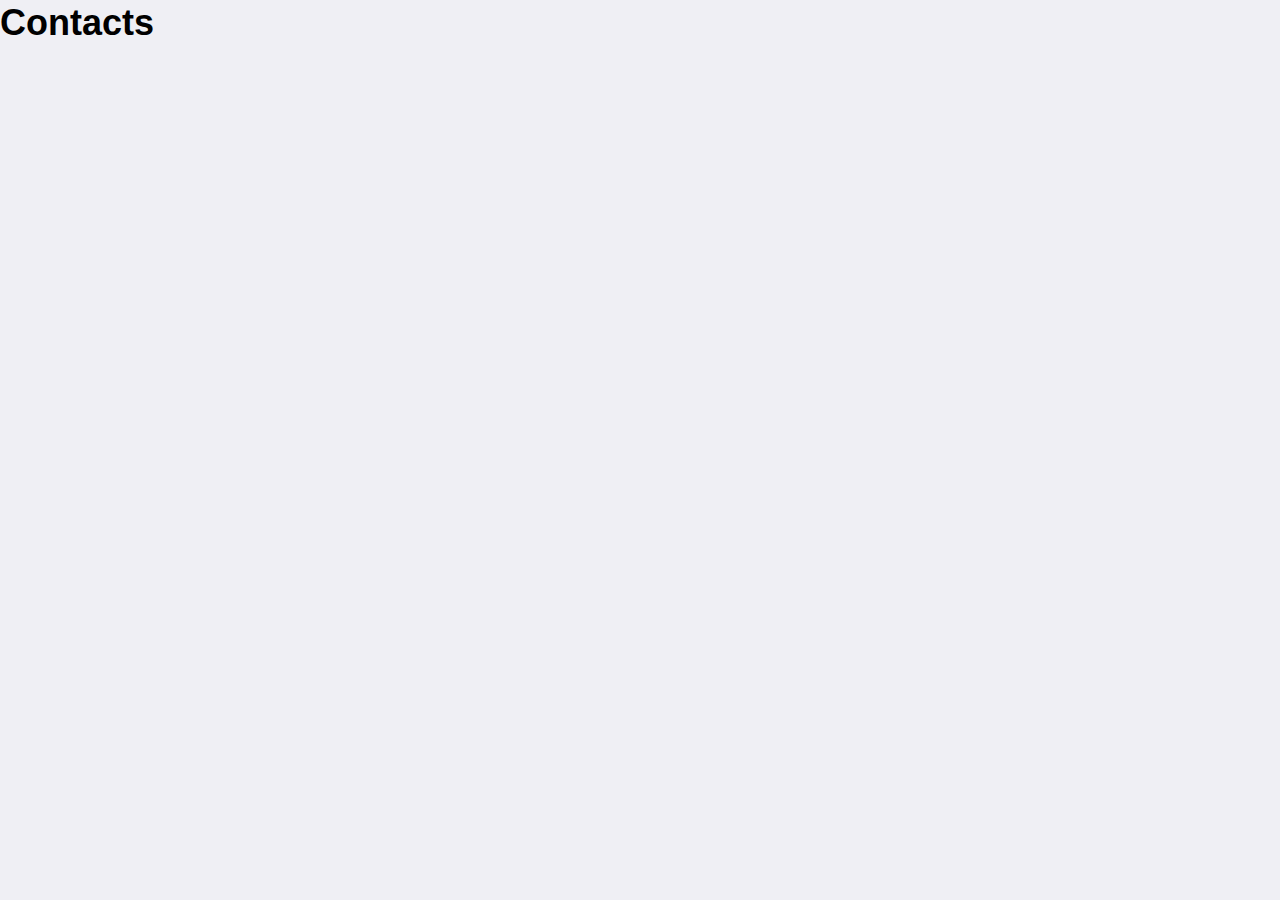
<file: frontend/sectalk/contacts.html>
<!doctype html>
<html>

	<head>
		<meta charset="utf-8">
		<title></title>
		<meta name="viewport" content="width=device-width,initial-scale=1,minimum-scale=1,maximum-scale=1,user-scalable=no" />
		<link href="css/mui.css" rel="stylesheet" />
	</head>

	<body>
		<h1>Contacts</h1>
		<script src="js/mui.js"></script>
		<script type="text/javascript">
			mui.init()
		</script>
	</body>

</html>
</file>
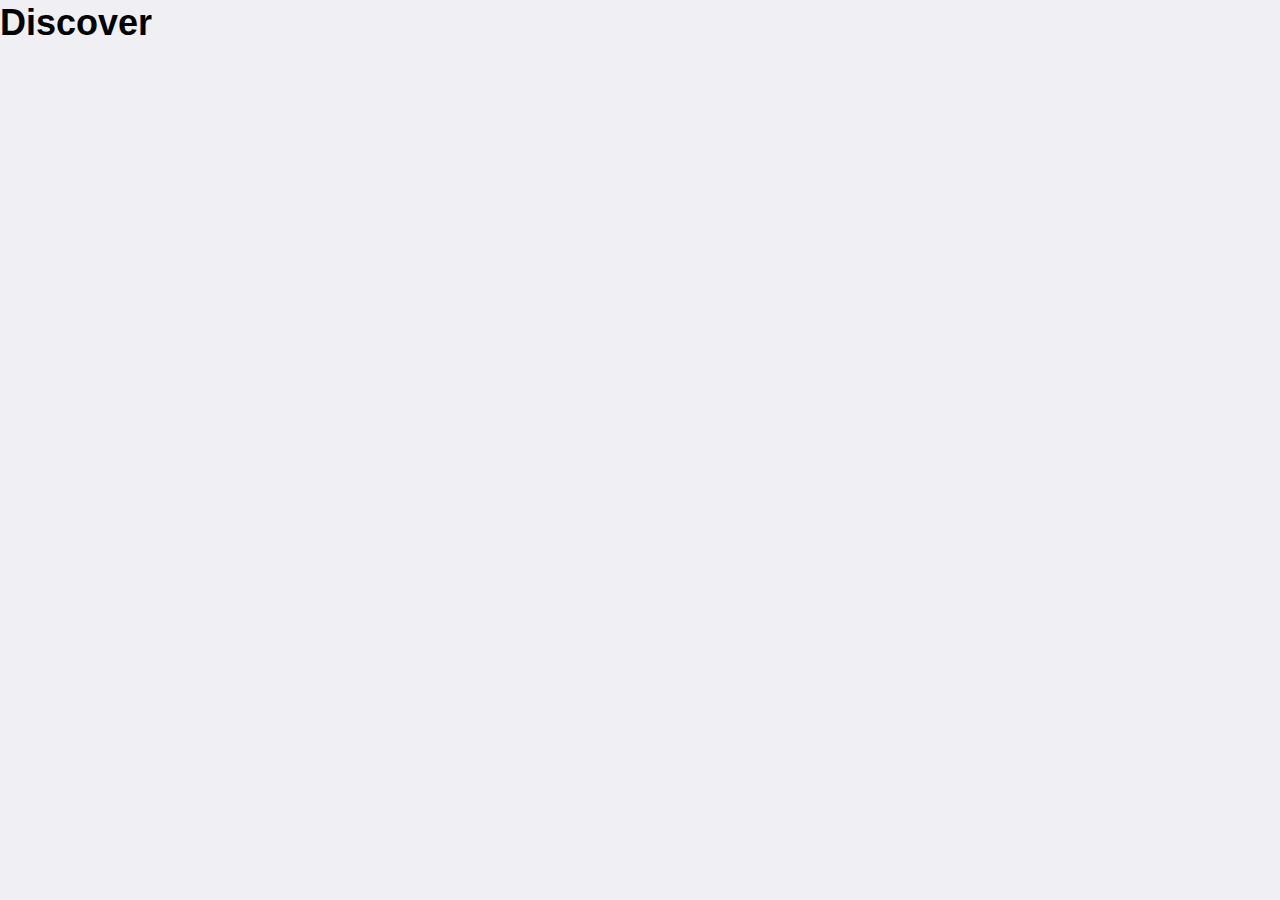
<file: frontend/sectalk/discover.html>
<!doctype html>
<html>

	<head>
		<meta charset="utf-8">
		<title></title>
		<meta name="viewport" content="width=device-width,initial-scale=1,minimum-scale=1,maximum-scale=1,user-scalable=no" />
		<link href="css/mui.css" rel="stylesheet" />
	</head>

	<body>
		<h1>Discover</h1>
		<script src="js/mui.js"></script>
		<script type="text/javascript">
			mui.init()
		</script>
	</body>

</html>
</file>
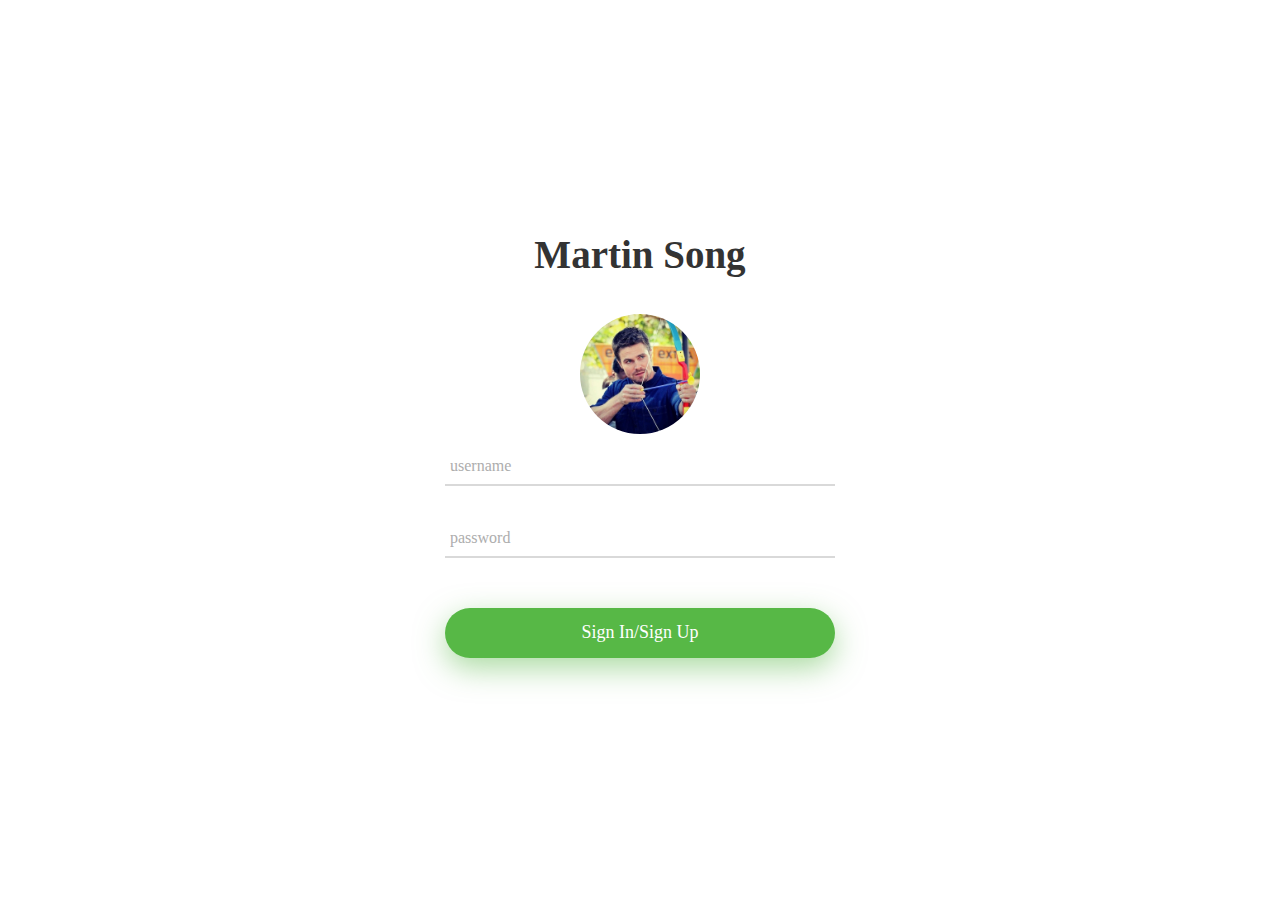
<file: frontend/sectalk/login.html>
<!DOCTYPE html>
<html>
	<head>
		<meta charset="utf-8">
		<meta name="viewport" content="width=device-width,initial-scale=1,minimum-scale=1,maximum-scale=1,user-scalable=no" />
		<title></title>
		<script src="js/mui.min.js"></script>
		
		<link rel="stylesheet" type="text/css" href="css/registLogin/util.css" />
		<link rel="stylesheet" type="text/css" href="css/registLogin/main.css" />
		
		<script type="text/javascript" charset="utf-8">
			mui.init();
		</script>
		
		<style>
			.p-t-85 {
				padding-top: 10px;
			}
			
			.p-b-70 {
				padding-bottom: 35px;
			}
			
			.m-t-85 {
				margin-top: 15px;
			}
			
			.container-login100 {
				padding: 25px;
			}
			/*toast信息提示*/
			
			.mui-toast-container {
				bottom: 50% !important;
			}
			.mui-toast-message {
				opacity: 0.6;
				color: #fff;
				width: 180px;
				padding: 70px 5px 10px 5px;
			}			
		</style>
	</head>
	<body>
		<div class="mui-content">
			<div class="container-login100">
				<div class="wrap-login100 p-t-85 p-b-20">
					<form id="userform">
						<span class="login100-form-title p-b-70">
							<h4>Martin Song</h4>
						</span>
						
						<span class="login100-form-avatar">
							<img id="img_login_face" src="css/registLogin/arrow.jpg" alt="martinsong"/>
						</span>
						
						<div class="wrap-input100 validate-input m-t-85 m-b-35">
							<input class="input100" type="text" id="username" name="username" placeholder="username" />
							<span class="focus-input100"></span>
						</div>
						
						<div class="wrap-input100 validate-input m-b-50">
							<input class="input100" type="password" id="txt_password" name="password" placeholder="password" />
							<span class="focus-input100"></span>
						</div>
						<div class="container-login100-form-btn">
							<button type="submit" id="registOrLogin" class="login100-form-btn">
								Sign In/Sign Up
							</button>
						</div>
					</form>
				</div>
			</div>
		</div>
		
		<script type="text/javascript" src="js/app.js"></script>
		<script type="text/javascript">
			// console.log("hello");
			mui.plusReady(function () {
			    var userInfo = app.getUserGlobalInfo();
				if (userInfo != null) {
					mui.openWindow("index.html", "index.html");
				}
				var userform = document.getElementById("userform");
				var username = document.getElementById("username");
				var txt_password = document.getElementById("txt_password");
				
				userform.addEventListener("submit", function(e) {
					console.log("submit");
					if (!app.isNotNull(username.value)) {
						username.focus();
					} else if (!app.isNotNull(txt_password.value)) {
						txt_password.focus();
					} else {
						if (username.value.length > 12) {
							app.showToast("username cannot exceed to to 12", "error");
							return false;
						} else if (txt_password.value.length > 12) {
							app.showToast("password cannot exceed to 12", "error");
							return false;
						}
					}
					var cid = plus.push.getClientInfo().clientid;
					mui.ajax(app.serverUrl + '/u/registOrLogin', {
						data:{
							username:username.value,
							password:txt_password.value,
							cid:cid
						},
						dataType:'json',
						type:'post',
						timeout:10000,
						headers: {'Content-Type':'application/json'},
						success:function(data){
							console.log(JSON.stringify(data));
							username.blur();
							txt_password.blur();
							
							if (data.status == 200) {
								var userInfoJson = data.data;
								app.setUserGlobalInfo(userInfoJson);
								mui.openWindow("index.html", "index.html");
							} else {
								app.showToast(data.msg, "error");
							}
						},
						error:function(xhr, type, errorThrown) {
							console.log(type);
						}
					});
					e.preventDefault();
				})
			})
		</script>
	</body>
</html>
</file>
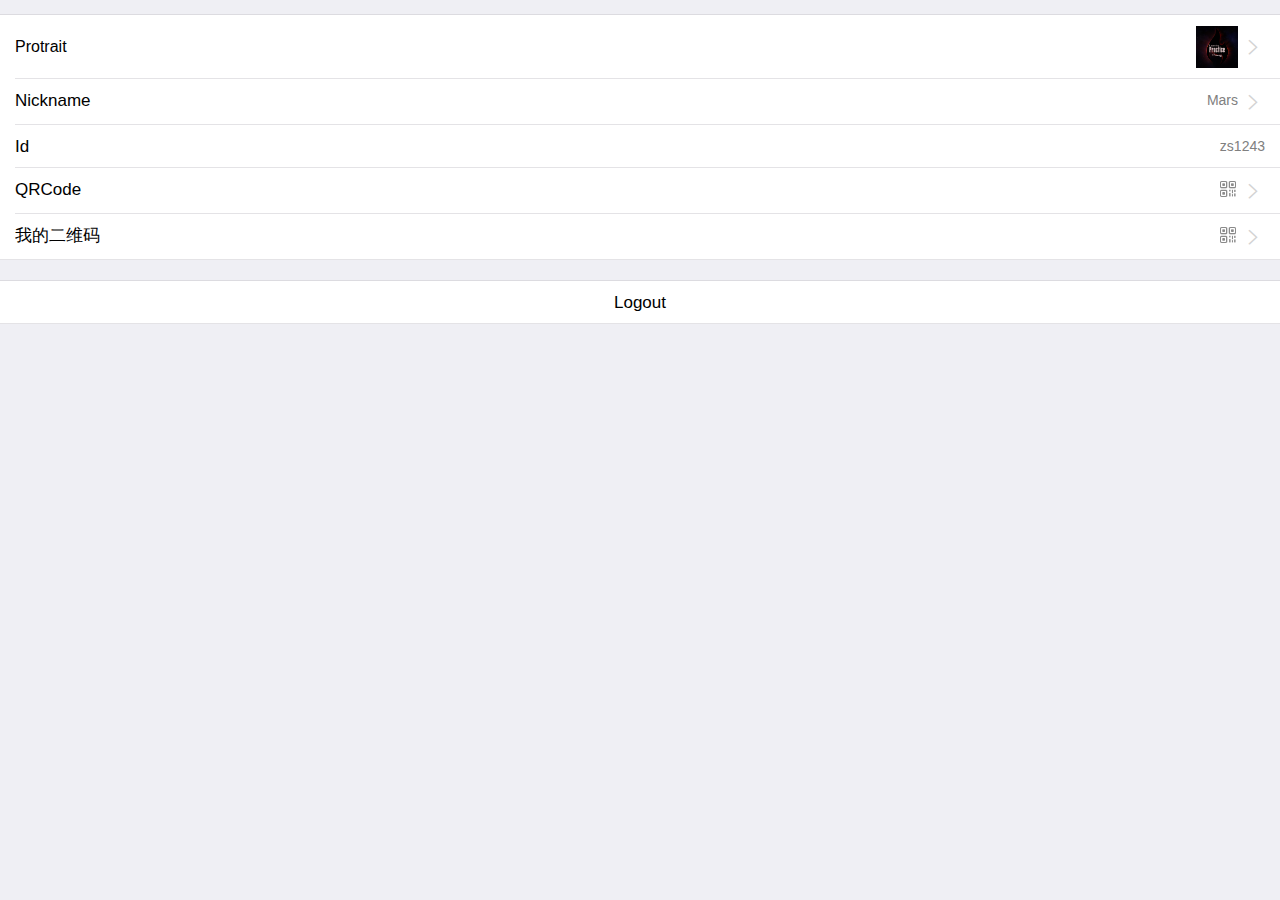
<file: frontend/sectalk/me.html>
<!doctype html>
<html>

	<head>
		<meta charset="utf-8">
		<title></title>
		<meta name="viewport" content="width=device-width,initial-scale=1,minimum-scale=1,maximum-scale=1,user-scalable=no" />
		<link href="css/mui.css" rel="stylesheet" />
	</head>

	<body>
		<div class="mui-content">
			<ul class="mui-table-view">
				<li class="mui-table-view-cell mui-media">
					<a href="javascript:;">
						<span class="mui-pull-right mui-icon mui-icon-arrowright" style="line-height: 42px; color: lightgray;margin-left: 3px;"></span>
						<img class="mui-media-object mui-pull-right" src="image/face-default-cat.png">
						<div class="mui-media-body" style="line-height: 42px; font-size:16px">
							Protrait
						</div>
					</a>
				</li>
				<li class="mui-table-view-cell mui-media">
					<a href="javascript:;">
						<span class="mui-pull-right mui-icon mui-icon-arrowright" style="color: lightgray;margin-left: 3px;"></span>
						<span id="span_nickname" class="mui-pull-right" style="color: gray; font-size: 14px;">Mars</span>
						<div class="mui-media-body">
							Nickname
						</div>
					</a>
				</li>
				<li class="mui-table-view-cell mui-media">
					<a href="javascript:;">
						<span id="span_nickname" class="mui-pull-right" style="color: gray; font-size: 14px;">zs1243</span>
					
						<div class="mui-media-body">
						    Id
						</div>
					</a>
				</li>
				<li class="mui-table-view-cell mui-media">
					<a href="javascript:;"> 
						<span class="mui-pull-right mui-icon mui-icon-arrowright" style="color: lightgray;margin-left: 3px;"></span>
						<img class="mui-media-object mui-pull-right" style="max-width: 20px; height: 20px;" src="image/qrcode.png" ></span>
					
					
						<div class="mui-media-body">
						    QRCode
						</div>
					</a>
				</li>
					<li class="mui-table-view-cell mui-media">
						<a id="link_my_qrcode" href="javascript:;">
							<span class="mui-pull-right mui-icon mui-icon-arrowright" 
									style="color: lightgray;margin-left: 3px;"></span>
							<img class="mui-media-object mui-pull-right" 
								src="image/qrcode.png" style="max-width: 20px;height: 20px;">
							<div class="mui-media-body">
								我的二维码
							</div>
						</a>
					</li>
			</ul>
			
			<br />
			
			<ul class="mui-table-view">
				<li class="mui-table-view-cell mui-media" style="text-align: center;">
					<a href="javascript:;">
						<div class="mui-media-body">
							Logout
						</div>
					</a>
				</li>
			</ul>
		</div>
		<script src="js/mui.js"></script>
		<script type="text/javascript">
			mui.init()
		</script>
	</body>

</html>
</file>
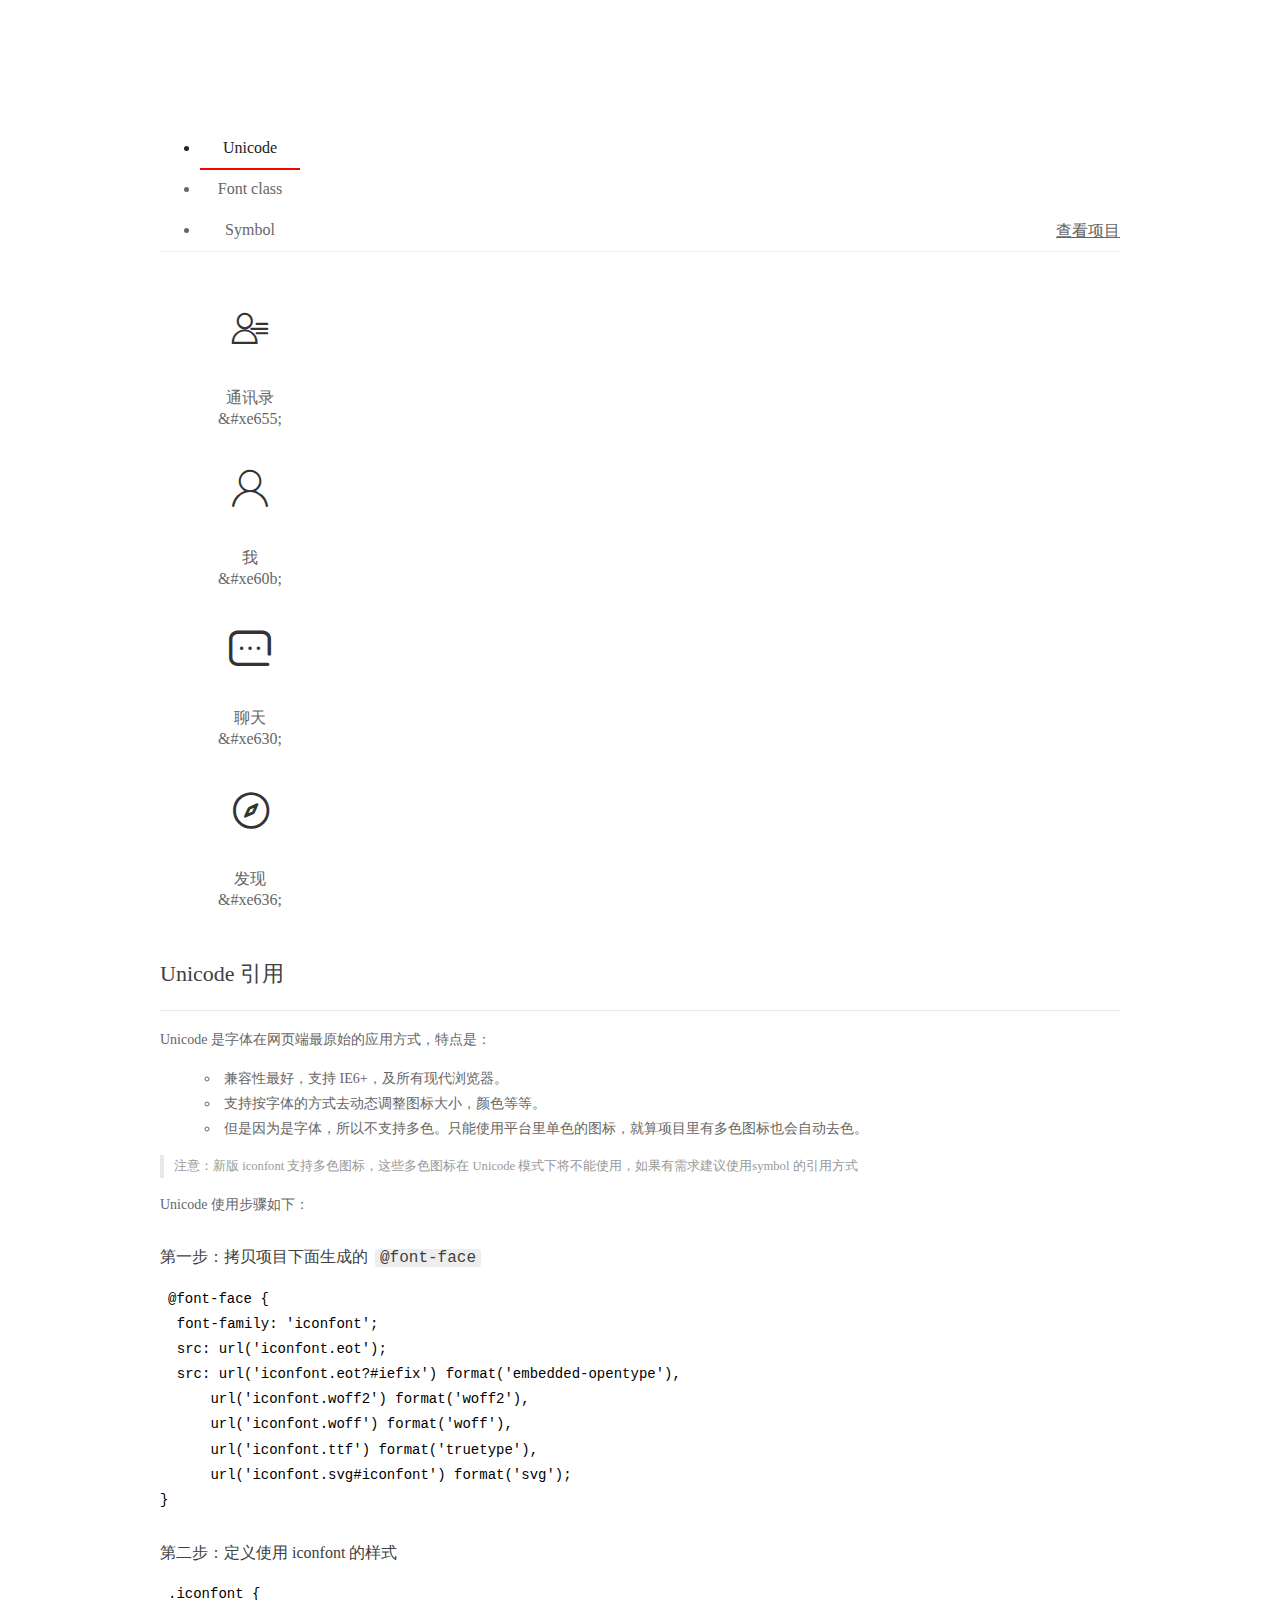
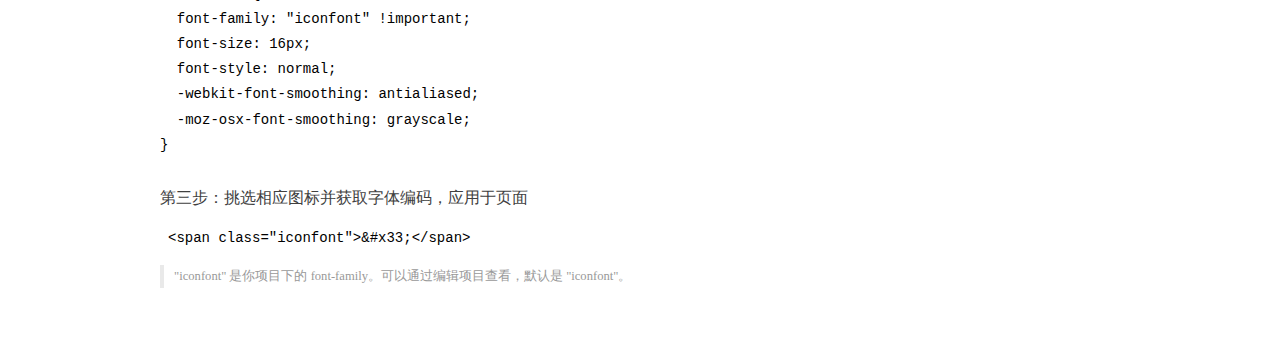
<file: frontend/sectalk/sectalk/demo_index.html>
<!DOCTYPE html>
<html>
<head>
  <meta charset="utf-8"/>
  <title>IconFont Demo</title>
  <link rel="shortcut icon" href="https://gtms04.alicdn.com/tps/i4/TB1_oz6GVXXXXaFXpXXJDFnIXXX-64-64.ico" type="image/x-icon"/>
  <link rel="stylesheet" href="https://g.alicdn.com/thx/cube/1.3.2/cube.min.css">
  <link rel="stylesheet" href="demo.css">
  <link rel="stylesheet" href="iconfont.css">
  <script src="iconfont.js"></script>
  <!-- jQuery -->
  <script src="https://a1.alicdn.com/oss/uploads/2018/12/26/7bfddb60-08e8-11e9-9b04-53e73bb6408b.js"></script>
  <!-- 代码高亮 -->
  <script src="https://a1.alicdn.com/oss/uploads/2018/12/26/a3f714d0-08e6-11e9-8a15-ebf944d7534c.js"></script>
</head>
<body>
  <div class="main">
    <h1 class="logo"><a href="https://www.iconfont.cn/" title="iconfont 首页" target="_blank">&#xe86b;</a></h1>
    <div class="nav-tabs">
      <ul id="tabs" class="dib-box">
        <li class="dib active"><span>Unicode</span></li>
        <li class="dib"><span>Font class</span></li>
        <li class="dib"><span>Symbol</span></li>
      </ul>
      
      <a href="https://www.iconfont.cn/manage/index?manage_type=myprojects&projectId=1493222" target="_blank" class="nav-more">查看项目</a>
      
    </div>
    <div class="tab-container">
      <div class="content unicode" style="display: block;">
          <ul class="icon_lists dib-box">
          
            <li class="dib">
              <span class="icon iconfont">&#xe655;</span>
                <div class="name">通讯录</div>
                <div class="code-name">&amp;#xe655;</div>
              </li>
          
            <li class="dib">
              <span class="icon iconfont">&#xe60b;</span>
                <div class="name">我</div>
                <div class="code-name">&amp;#xe60b;</div>
              </li>
          
            <li class="dib">
              <span class="icon iconfont">&#xe630;</span>
                <div class="name">聊天</div>
                <div class="code-name">&amp;#xe630;</div>
              </li>
          
            <li class="dib">
              <span class="icon iconfont">&#xe636;</span>
                <div class="name">发现</div>
                <div class="code-name">&amp;#xe636;</div>
              </li>
          
          </ul>
          <div class="article markdown">
          <h2 id="unicode-">Unicode 引用</h2>
          <hr>

          <p>Unicode 是字体在网页端最原始的应用方式，特点是：</p>
          <ul>
            <li>兼容性最好，支持 IE6+，及所有现代浏览器。</li>
            <li>支持按字体的方式去动态调整图标大小，颜色等等。</li>
            <li>但是因为是字体，所以不支持多色。只能使用平台里单色的图标，就算项目里有多色图标也会自动去色。</li>
          </ul>
          <blockquote>
            <p>注意：新版 iconfont 支持多色图标，这些多色图标在 Unicode 模式下将不能使用，如果有需求建议使用symbol 的引用方式</p>
          </blockquote>
          <p>Unicode 使用步骤如下：</p>
          <h3 id="-font-face">第一步：拷贝项目下面生成的 <code>@font-face</code></h3>
<pre><code class="language-css"
>@font-face {
  font-family: 'iconfont';
  src: url('iconfont.eot');
  src: url('iconfont.eot?#iefix') format('embedded-opentype'),
      url('iconfont.woff2') format('woff2'),
      url('iconfont.woff') format('woff'),
      url('iconfont.ttf') format('truetype'),
      url('iconfont.svg#iconfont') format('svg');
}
</code></pre>
          <h3 id="-iconfont-">第二步：定义使用 iconfont 的样式</h3>
<pre><code class="language-css"
>.iconfont {
  font-family: "iconfont" !important;
  font-size: 16px;
  font-style: normal;
  -webkit-font-smoothing: antialiased;
  -moz-osx-font-smoothing: grayscale;
}
</code></pre>
          <h3 id="-">第三步：挑选相应图标并获取字体编码，应用于页面</h3>
<pre>
<code class="language-html"
>&lt;span class="iconfont"&gt;&amp;#x33;&lt;/span&gt;
</code></pre>
          <blockquote>
            <p>"iconfont" 是你项目下的 font-family。可以通过编辑项目查看，默认是 "iconfont"。</p>
          </blockquote>
          </div>
      </div>
      <div class="content font-class">
        <ul class="icon_lists dib-box">
          
          <li class="dib">
            <span class="icon iconfont icon-tongxunlu"></span>
            <div class="name">
              通讯录
            </div>
            <div class="code-name">.icon-tongxunlu
            </div>
          </li>
          
          <li class="dib">
            <span class="icon iconfont icon-wo"></span>
            <div class="name">
              我
            </div>
            <div class="code-name">.icon-wo
            </div>
          </li>
          
          <li class="dib">
            <span class="icon iconfont icon-liaotian"></span>
            <div class="name">
              聊天
            </div>
            <div class="code-name">.icon-liaotian
            </div>
          </li>
          
          <li class="dib">
            <span class="icon iconfont icon-faxian"></span>
            <div class="name">
              发现
            </div>
            <div class="code-name">.icon-faxian
            </div>
          </li>
          
        </ul>
        <div class="article markdown">
        <h2 id="font-class-">font-class 引用</h2>
        <hr>

        <p>font-class 是 Unicode 使用方式的一种变种，主要是解决 Unicode 书写不直观，语意不明确的问题。</p>
        <p>与 Unicode 使用方式相比，具有如下特点：</p>
        <ul>
          <li>兼容性良好，支持 IE8+，及所有现代浏览器。</li>
          <li>相比于 Unicode 语意明确，书写更直观。可以很容易分辨这个 icon 是什么。</li>
          <li>因为使用 class 来定义图标，所以当要替换图标时，只需要修改 class 里面的 Unicode 引用。</li>
          <li>不过因为本质上还是使用的字体，所以多色图标还是不支持的。</li>
        </ul>
        <p>使用步骤如下：</p>
        <h3 id="-fontclass-">第一步：引入项目下面生成的 fontclass 代码：</h3>
<pre><code class="language-html">&lt;link rel="stylesheet" href="./iconfont.css"&gt;
</code></pre>
        <h3 id="-">第二步：挑选相应图标并获取类名，应用于页面：</h3>
<pre><code class="language-html">&lt;span class="iconfont icon-xxx"&gt;&lt;/span&gt;
</code></pre>
        <blockquote>
          <p>"
            iconfont" 是你项目下的 font-family。可以通过编辑项目查看，默认是 "iconfont"。</p>
        </blockquote>
      </div>
      </div>
      <div class="content symbol">
          <ul class="icon_lists dib-box">
          
            <li class="dib">
                <svg class="icon svg-icon" aria-hidden="true">
                  <use xlink:href="#icon-tongxunlu"></use>
                </svg>
                <div class="name">通讯录</div>
                <div class="code-name">#icon-tongxunlu</div>
            </li>
          
            <li class="dib">
                <svg class="icon svg-icon" aria-hidden="true">
                  <use xlink:href="#icon-wo"></use>
                </svg>
                <div class="name">我</div>
                <div class="code-name">#icon-wo</div>
            </li>
          
            <li class="dib">
                <svg class="icon svg-icon" aria-hidden="true">
                  <use xlink:href="#icon-liaotian"></use>
                </svg>
                <div class="name">聊天</div>
                <div class="code-name">#icon-liaotian</div>
            </li>
          
            <li class="dib">
                <svg class="icon svg-icon" aria-hidden="true">
                  <use xlink:href="#icon-faxian"></use>
                </svg>
                <div class="name">发现</div>
                <div class="code-name">#icon-faxian</div>
            </li>
          
          </ul>
          <div class="article markdown">
          <h2 id="symbol-">Symbol 引用</h2>
          <hr>

          <p>这是一种全新的使用方式，应该说这才是未来的主流，也是平台目前推荐的用法。相关介绍可以参考这篇<a href="">文章</a>
            这种用法其实是做了一个 SVG 的集合，与另外两种相比具有如下特点：</p>
          <ul>
            <li>支持多色图标了，不再受单色限制。</li>
            <li>通过一些技巧，支持像字体那样，通过 <code>font-size</code>, <code>color</code> 来调整样式。</li>
            <li>兼容性较差，支持 IE9+，及现代浏览器。</li>
            <li>浏览器渲染 SVG 的性能一般，还不如 png。</li>
          </ul>
          <p>使用步骤如下：</p>
          <h3 id="-symbol-">第一步：引入项目下面生成的 symbol 代码：</h3>
<pre><code class="language-html">&lt;script src="./iconfont.js"&gt;&lt;/script&gt;
</code></pre>
          <h3 id="-css-">第二步：加入通用 CSS 代码（引入一次就行）：</h3>
<pre><code class="language-html">&lt;style&gt;
.icon {
  width: 1em;
  height: 1em;
  vertical-align: -0.15em;
  fill: currentColor;
  overflow: hidden;
}
&lt;/style&gt;
</code></pre>
          <h3 id="-">第三步：挑选相应图标并获取类名，应用于页面：</h3>
<pre><code class="language-html">&lt;svg class="icon" aria-hidden="true"&gt;
  &lt;use xlink:href="#icon-xxx"&gt;&lt;/use&gt;
&lt;/svg&gt;
</code></pre>
          </div>
      </div>

    </div>
  </div>
  <script>
  $(document).ready(function () {
      $('.tab-container .content:first').show()

      $('#tabs li').click(function (e) {
        var tabContent = $('.tab-container .content')
        var index = $(this).index()

        if ($(this).hasClass('active')) {
          return
        } else {
          $('#tabs li').removeClass('active')
          $(this).addClass('active')

          tabContent.hide().eq(index).fadeIn()
        }
      })
    })
  </script>
</body>
</html>
</file>
<file: frontend/sectalk/css/registLogin/util.css>
/*[ FONT SIZE ]
///////////////////////////////////////////////////////////
*/
.fs-1 {font-size: 1px;}
.fs-2 {font-size: 2px;}
.fs-3 {font-size: 3px;}
.fs-4 {font-size: 4px;}
.fs-5 {font-size: 5px;}
.fs-6 {font-size: 6px;}
.fs-7 {font-size: 7px;}
.fs-8 {font-size: 8px;}
.fs-9 {font-size: 9px;}
.fs-10 {font-size: 10px;}
.fs-11 {font-size: 11px;}
.fs-12 {font-size: 12px;}
.fs-13 {font-size: 13px;}
.fs-14 {font-size: 14px;}
.fs-15 {font-size: 15px;}
.fs-16 {font-size: 16px;}
.fs-17 {font-size: 17px;}
.fs-18 {font-size: 18px;}
.fs-19 {font-size: 19px;}
.fs-20 {font-size: 20px;}
.fs-21 {font-size: 21px;}
.fs-22 {font-size: 22px;}
.fs-23 {font-size: 23px;}
.fs-24 {font-size: 24px;}
.fs-25 {font-size: 25px;}
.fs-26 {font-size: 26px;}
.fs-27 {font-size: 27px;}
.fs-28 {font-size: 28px;}
.fs-29 {font-size: 29px;}
.fs-30 {font-size: 30px;}
.fs-31 {font-size: 31px;}
.fs-32 {font-size: 32px;}
.fs-33 {font-size: 33px;}
.fs-34 {font-size: 34px;}
.fs-35 {font-size: 35px;}
.fs-36 {font-size: 36px;}
.fs-37 {font-size: 37px;}
.fs-38 {font-size: 38px;}
.fs-39 {font-size: 39px;}
.fs-40 {font-size: 40px;}
.fs-41 {font-size: 41px;}
.fs-42 {font-size: 42px;}
.fs-43 {font-size: 43px;}
.fs-44 {font-size: 44px;}
.fs-45 {font-size: 45px;}
.fs-46 {font-size: 46px;}
.fs-47 {font-size: 47px;}
.fs-48 {font-size: 48px;}
.fs-49 {font-size: 49px;}
.fs-50 {font-size: 50px;}
.fs-51 {font-size: 51px;}
.fs-52 {font-size: 52px;}
.fs-53 {font-size: 53px;}
.fs-54 {font-size: 54px;}
.fs-55 {font-size: 55px;}
.fs-56 {font-size: 56px;}
.fs-57 {font-size: 57px;}
.fs-58 {font-size: 58px;}
.fs-59 {font-size: 59px;}
.fs-60 {font-size: 60px;}
.fs-61 {font-size: 61px;}
.fs-62 {font-size: 62px;}
.fs-63 {font-size: 63px;}
.fs-64 {font-size: 64px;}
.fs-65 {font-size: 65px;}
.fs-66 {font-size: 66px;}
.fs-67 {font-size: 67px;}
.fs-68 {font-size: 68px;}
.fs-69 {font-size: 69px;}
.fs-70 {font-size: 70px;}
.fs-71 {font-size: 71px;}
.fs-72 {font-size: 72px;}
.fs-73 {font-size: 73px;}
.fs-74 {font-size: 74px;}
.fs-75 {font-size: 75px;}
.fs-76 {font-size: 76px;}
.fs-77 {font-size: 77px;}
.fs-78 {font-size: 78px;}
.fs-79 {font-size: 79px;}
.fs-80 {font-size: 80px;}
.fs-81 {font-size: 81px;}
.fs-82 {font-size: 82px;}
.fs-83 {font-size: 83px;}
.fs-84 {font-size: 84px;}
.fs-85 {font-size: 85px;}
.fs-86 {font-size: 86px;}
.fs-87 {font-size: 87px;}
.fs-88 {font-size: 88px;}
.fs-89 {font-size: 89px;}
.fs-90 {font-size: 90px;}
.fs-91 {font-size: 91px;}
.fs-92 {font-size: 92px;}
.fs-93 {font-size: 93px;}
.fs-94 {font-size: 94px;}
.fs-95 {font-size: 95px;}
.fs-96 {font-size: 96px;}
.fs-97 {font-size: 97px;}
.fs-98 {font-size: 98px;}
.fs-99 {font-size: 99px;}
.fs-100 {font-size: 100px;}
.fs-101 {font-size: 101px;}
.fs-102 {font-size: 102px;}
.fs-103 {font-size: 103px;}
.fs-104 {font-size: 104px;}
.fs-105 {font-size: 105px;}
.fs-106 {font-size: 106px;}
.fs-107 {font-size: 107px;}
.fs-108 {font-size: 108px;}
.fs-109 {font-size: 109px;}
.fs-110 {font-size: 110px;}
.fs-111 {font-size: 111px;}
.fs-112 {font-size: 112px;}
.fs-113 {font-size: 113px;}
.fs-114 {font-size: 114px;}
.fs-115 {font-size: 115px;}
.fs-116 {font-size: 116px;}
.fs-117 {font-size: 117px;}
.fs-118 {font-size: 118px;}
.fs-119 {font-size: 119px;}
.fs-120 {font-size: 120px;}
.fs-121 {font-size: 121px;}
.fs-122 {font-size: 122px;}
.fs-123 {font-size: 123px;}
.fs-124 {font-size: 124px;}
.fs-125 {font-size: 125px;}
.fs-126 {font-size: 126px;}
.fs-127 {font-size: 127px;}
.fs-128 {font-size: 128px;}
.fs-129 {font-size: 129px;}
.fs-130 {font-size: 130px;}
.fs-131 {font-size: 131px;}
.fs-132 {font-size: 132px;}
.fs-133 {font-size: 133px;}
.fs-134 {font-size: 134px;}
.fs-135 {font-size: 135px;}
.fs-136 {font-size: 136px;}
.fs-137 {font-size: 137px;}
.fs-138 {font-size: 138px;}
.fs-139 {font-size: 139px;}
.fs-140 {font-size: 140px;}
.fs-141 {font-size: 141px;}
.fs-142 {font-size: 142px;}
.fs-143 {font-size: 143px;}
.fs-144 {font-size: 144px;}
.fs-145 {font-size: 145px;}
.fs-146 {font-size: 146px;}
.fs-147 {font-size: 147px;}
.fs-148 {font-size: 148px;}
.fs-149 {font-size: 149px;}
.fs-150 {font-size: 150px;}
.fs-151 {font-size: 151px;}
.fs-152 {font-size: 152px;}
.fs-153 {font-size: 153px;}
.fs-154 {font-size: 154px;}
.fs-155 {font-size: 155px;}
.fs-156 {font-size: 156px;}
.fs-157 {font-size: 157px;}
.fs-158 {font-size: 158px;}
.fs-159 {font-size: 159px;}
.fs-160 {font-size: 160px;}
.fs-161 {font-size: 161px;}
.fs-162 {font-size: 162px;}
.fs-163 {font-size: 163px;}
.fs-164 {font-size: 164px;}
.fs-165 {font-size: 165px;}
.fs-166 {font-size: 166px;}
.fs-167 {font-size: 167px;}
.fs-168 {font-size: 168px;}
.fs-169 {font-size: 169px;}
.fs-170 {font-size: 170px;}
.fs-171 {font-size: 171px;}
.fs-172 {font-size: 172px;}
.fs-173 {font-size: 173px;}
.fs-174 {font-size: 174px;}
.fs-175 {font-size: 175px;}
.fs-176 {font-size: 176px;}
.fs-177 {font-size: 177px;}
.fs-178 {font-size: 178px;}
.fs-179 {font-size: 179px;}
.fs-180 {font-size: 180px;}
.fs-181 {font-size: 181px;}
.fs-182 {font-size: 182px;}
.fs-183 {font-size: 183px;}
.fs-184 {font-size: 184px;}
.fs-185 {font-size: 185px;}
.fs-186 {font-size: 186px;}
.fs-187 {font-size: 187px;}
.fs-188 {font-size: 188px;}
.fs-189 {font-size: 189px;}
.fs-190 {font-size: 190px;}
.fs-191 {font-size: 191px;}
.fs-192 {font-size: 192px;}
.fs-193 {font-size: 193px;}
.fs-194 {font-size: 194px;}
.fs-195 {font-size: 195px;}
.fs-196 {font-size: 196px;}
.fs-197 {font-size: 197px;}
.fs-198 {font-size: 198px;}
.fs-199 {font-size: 199px;}
.fs-200 {font-size: 200px;}

/*[ PADDING ]
///////////////////////////////////////////////////////////
*/
.p-t-0 {padding-top: 0px;}
.p-t-1 {padding-top: 1px;}
.p-t-2 {padding-top: 2px;}
.p-t-3 {padding-top: 3px;}
.p-t-4 {padding-top: 4px;}
.p-t-5 {padding-top: 5px;}
.p-t-6 {padding-top: 6px;}
.p-t-7 {padding-top: 7px;}
.p-t-8 {padding-top: 8px;}
.p-t-9 {padding-top: 9px;}
.p-t-10 {padding-top: 10px;}
.p-t-11 {padding-top: 11px;}
.p-t-12 {padding-top: 12px;}
.p-t-13 {padding-top: 13px;}
.p-t-14 {padding-top: 14px;}
.p-t-15 {padding-top: 15px;}
.p-t-16 {padding-top: 16px;}
.p-t-17 {padding-top: 17px;}
.p-t-18 {padding-top: 18px;}
.p-t-19 {padding-top: 19px;}
.p-t-20 {padding-top: 20px;}
.p-t-21 {padding-top: 21px;}
.p-t-22 {padding-top: 22px;}
.p-t-23 {padding-top: 23px;}
.p-t-24 {padding-top: 24px;}
.p-t-25 {padding-top: 25px;}
.p-t-26 {padding-top: 26px;}
.p-t-27 {padding-top: 27px;}
.p-t-28 {padding-top: 28px;}
.p-t-29 {padding-top: 29px;}
.p-t-30 {padding-top: 30px;}
.p-t-31 {padding-top: 31px;}
.p-t-32 {padding-top: 32px;}
.p-t-33 {padding-top: 33px;}
.p-t-34 {padding-top: 34px;}
.p-t-35 {padding-top: 35px;}
.p-t-36 {padding-top: 36px;}
.p-t-37 {padding-top: 37px;}
.p-t-38 {padding-top: 38px;}
.p-t-39 {padding-top: 39px;}
.p-t-40 {padding-top: 40px;}
.p-t-41 {padding-top: 41px;}
.p-t-42 {padding-top: 42px;}
.p-t-43 {padding-top: 43px;}
.p-t-44 {padding-top: 44px;}
.p-t-45 {padding-top: 45px;}
.p-t-46 {padding-top: 46px;}
.p-t-47 {padding-top: 47px;}
.p-t-48 {padding-top: 48px;}
.p-t-49 {padding-top: 49px;}
.p-t-50 {padding-top: 50px;}
.p-t-51 {padding-top: 51px;}
.p-t-52 {padding-top: 52px;}
.p-t-53 {padding-top: 53px;}
.p-t-54 {padding-top: 54px;}
.p-t-55 {padding-top: 55px;}
.p-t-56 {padding-top: 56px;}
.p-t-57 {padding-top: 57px;}
.p-t-58 {padding-top: 58px;}
.p-t-59 {padding-top: 59px;}
.p-t-60 {padding-top: 60px;}
.p-t-61 {padding-top: 61px;}
.p-t-62 {padding-top: 62px;}
.p-t-63 {padding-top: 63px;}
.p-t-64 {padding-top: 64px;}
.p-t-65 {padding-top: 65px;}
.p-t-66 {padding-top: 66px;}
.p-t-67 {padding-top: 67px;}
.p-t-68 {padding-top: 68px;}
.p-t-69 {padding-top: 69px;}
.p-t-70 {padding-top: 70px;}
.p-t-71 {padding-top: 71px;}
.p-t-72 {padding-top: 72px;}
.p-t-73 {padding-top: 73px;}
.p-t-74 {padding-top: 74px;}
.p-t-75 {padding-top: 75px;}
.p-t-76 {padding-top: 76px;}
.p-t-77 {padding-top: 77px;}
.p-t-78 {padding-top: 78px;}
.p-t-79 {padding-top: 79px;}
.p-t-80 {padding-top: 80px;}
.p-t-81 {padding-top: 81px;}
.p-t-82 {padding-top: 82px;}
.p-t-83 {padding-top: 83px;}
.p-t-84 {padding-top: 84px;}
.p-t-85 {padding-top: 85px;}
.p-t-86 {padding-top: 86px;}
.p-t-87 {padding-top: 87px;}
.p-t-88 {padding-top: 88px;}
.p-t-89 {padding-top: 89px;}
.p-t-90 {padding-top: 90px;}
.p-t-91 {padding-top: 91px;}
.p-t-92 {padding-top: 92px;}
.p-t-93 {padding-top: 93px;}
.p-t-94 {padding-top: 94px;}
.p-t-95 {padding-top: 95px;}
.p-t-96 {padding-top: 96px;}
.p-t-97 {padding-top: 97px;}
.p-t-98 {padding-top: 98px;}
.p-t-99 {padding-top: 99px;}
.p-t-100 {padding-top: 100px;}
.p-t-101 {padding-top: 101px;}
.p-t-102 {padding-top: 102px;}
.p-t-103 {padding-top: 103px;}
.p-t-104 {padding-top: 104px;}
.p-t-105 {padding-top: 105px;}
.p-t-106 {padding-top: 106px;}
.p-t-107 {padding-top: 107px;}
.p-t-108 {padding-top: 108px;}
.p-t-109 {padding-top: 109px;}
.p-t-110 {padding-top: 110px;}
.p-t-111 {padding-top: 111px;}
.p-t-112 {padding-top: 112px;}
.p-t-113 {padding-top: 113px;}
.p-t-114 {padding-top: 114px;}
.p-t-115 {padding-top: 115px;}
.p-t-116 {padding-top: 116px;}
.p-t-117 {padding-top: 117px;}
.p-t-118 {padding-top: 118px;}
.p-t-119 {padding-top: 119px;}
.p-t-120 {padding-top: 120px;}
.p-t-121 {padding-top: 121px;}
.p-t-122 {padding-top: 122px;}
.p-t-123 {padding-top: 123px;}
.p-t-124 {padding-top: 124px;}
.p-t-125 {padding-top: 125px;}
.p-t-126 {padding-top: 126px;}
.p-t-127 {padding-top: 127px;}
.p-t-128 {padding-top: 128px;}
.p-t-129 {padding-top: 129px;}
.p-t-130 {padding-top: 130px;}
.p-t-131 {padding-top: 131px;}
.p-t-132 {padding-top: 132px;}
.p-t-133 {padding-top: 133px;}
.p-t-134 {padding-top: 134px;}
.p-t-135 {padding-top: 135px;}
.p-t-136 {padding-top: 136px;}
.p-t-137 {padding-top: 137px;}
.p-t-138 {padding-top: 138px;}
.p-t-139 {padding-top: 139px;}
.p-t-140 {padding-top: 140px;}
.p-t-141 {padding-top: 141px;}
.p-t-142 {padding-top: 142px;}
.p-t-143 {padding-top: 143px;}
.p-t-144 {padding-top: 144px;}
.p-t-145 {padding-top: 145px;}
.p-t-146 {padding-top: 146px;}
.p-t-147 {padding-top: 147px;}
.p-t-148 {padding-top: 148px;}
.p-t-149 {padding-top: 149px;}
.p-t-150 {padding-top: 150px;}
.p-t-151 {padding-top: 151px;}
.p-t-152 {padding-top: 152px;}
.p-t-153 {padding-top: 153px;}
.p-t-154 {padding-top: 154px;}
.p-t-155 {padding-top: 155px;}
.p-t-156 {padding-top: 156px;}
.p-t-157 {padding-top: 157px;}
.p-t-158 {padding-top: 158px;}
.p-t-159 {padding-top: 159px;}
.p-t-160 {padding-top: 160px;}
.p-t-161 {padding-top: 161px;}
.p-t-162 {padding-top: 162px;}
.p-t-163 {padding-top: 163px;}
.p-t-164 {padding-top: 164px;}
.p-t-165 {padding-top: 165px;}
.p-t-166 {padding-top: 166px;}
.p-t-167 {padding-top: 167px;}
.p-t-168 {padding-top: 168px;}
.p-t-169 {padding-top: 169px;}
.p-t-170 {padding-top: 170px;}
.p-t-171 {padding-top: 171px;}
.p-t-172 {padding-top: 172px;}
.p-t-173 {padding-top: 173px;}
.p-t-174 {padding-top: 174px;}
.p-t-175 {padding-top: 175px;}
.p-t-176 {padding-top: 176px;}
.p-t-177 {padding-top: 177px;}
.p-t-178 {padding-top: 178px;}
.p-t-179 {padding-top: 179px;}
.p-t-180 {padding-top: 180px;}
.p-t-181 {padding-top: 181px;}
.p-t-182 {padding-top: 182px;}
.p-t-183 {padding-top: 183px;}
.p-t-184 {padding-top: 184px;}
.p-t-185 {padding-top: 185px;}
.p-t-186 {padding-top: 186px;}
.p-t-187 {padding-top: 187px;}
.p-t-188 {padding-top: 188px;}
.p-t-189 {padding-top: 189px;}
.p-t-190 {padding-top: 190px;}
.p-t-191 {padding-top: 191px;}
.p-t-192 {padding-top: 192px;}
.p-t-193 {padding-top: 193px;}
.p-t-194 {padding-top: 194px;}
.p-t-195 {padding-top: 195px;}
.p-t-196 {padding-top: 196px;}
.p-t-197 {padding-top: 197px;}
.p-t-198 {padding-top: 198px;}
.p-t-199 {padding-top: 199px;}
.p-t-200 {padding-top: 200px;}
.p-t-201 {padding-top: 201px;}
.p-t-202 {padding-top: 202px;}
.p-t-203 {padding-top: 203px;}
.p-t-204 {padding-top: 204px;}
.p-t-205 {padding-top: 205px;}
.p-t-206 {padding-top: 206px;}
.p-t-207 {padding-top: 207px;}
.p-t-208 {padding-top: 208px;}
.p-t-209 {padding-top: 209px;}
.p-t-210 {padding-top: 210px;}
.p-t-211 {padding-top: 211px;}
.p-t-212 {padding-top: 212px;}
.p-t-213 {padding-top: 213px;}
.p-t-214 {padding-top: 214px;}
.p-t-215 {padding-top: 215px;}
.p-t-216 {padding-top: 216px;}
.p-t-217 {padding-top: 217px;}
.p-t-218 {padding-top: 218px;}
.p-t-219 {padding-top: 219px;}
.p-t-220 {padding-top: 220px;}
.p-t-221 {padding-top: 221px;}
.p-t-222 {padding-top: 222px;}
.p-t-223 {padding-top: 223px;}
.p-t-224 {padding-top: 224px;}
.p-t-225 {padding-top: 225px;}
.p-t-226 {padding-top: 226px;}
.p-t-227 {padding-top: 227px;}
.p-t-228 {padding-top: 228px;}
.p-t-229 {padding-top: 229px;}
.p-t-230 {padding-top: 230px;}
.p-t-231 {padding-top: 231px;}
.p-t-232 {padding-top: 232px;}
.p-t-233 {padding-top: 233px;}
.p-t-234 {padding-top: 234px;}
.p-t-235 {padding-top: 235px;}
.p-t-236 {padding-top: 236px;}
.p-t-237 {padding-top: 237px;}
.p-t-238 {padding-top: 238px;}
.p-t-239 {padding-top: 239px;}
.p-t-240 {padding-top: 240px;}
.p-t-241 {padding-top: 241px;}
.p-t-242 {padding-top: 242px;}
.p-t-243 {padding-top: 243px;}
.p-t-244 {padding-top: 244px;}
.p-t-245 {padding-top: 245px;}
.p-t-246 {padding-top: 246px;}
.p-t-247 {padding-top: 247px;}
.p-t-248 {padding-top: 248px;}
.p-t-249 {padding-top: 249px;}
.p-t-250 {padding-top: 250px;}
.p-b-0 {padding-bottom: 0px;}
.p-b-1 {padding-bottom: 1px;}
.p-b-2 {padding-bottom: 2px;}
.p-b-3 {padding-bottom: 3px;}
.p-b-4 {padding-bottom: 4px;}
.p-b-5 {padding-bottom: 5px;}
.p-b-6 {padding-bottom: 6px;}
.p-b-7 {padding-bottom: 7px;}
.p-b-8 {padding-bottom: 8px;}
.p-b-9 {padding-bottom: 9px;}
.p-b-10 {padding-bottom: 10px;}
.p-b-11 {padding-bottom: 11px;}
.p-b-12 {padding-bottom: 12px;}
.p-b-13 {padding-bottom: 13px;}
.p-b-14 {padding-bottom: 14px;}
.p-b-15 {padding-bottom: 15px;}
.p-b-16 {padding-bottom: 16px;}
.p-b-17 {padding-bottom: 17px;}
.p-b-18 {padding-bottom: 18px;}
.p-b-19 {padding-bottom: 19px;}
.p-b-20 {padding-bottom: 20px;}
.p-b-21 {padding-bottom: 21px;}
.p-b-22 {padding-bottom: 22px;}
.p-b-23 {padding-bottom: 23px;}
.p-b-24 {padding-bottom: 24px;}
.p-b-25 {padding-bottom: 25px;}
.p-b-26 {padding-bottom: 26px;}
.p-b-27 {padding-bottom: 27px;}
.p-b-28 {padding-bottom: 28px;}
.p-b-29 {padding-bottom: 29px;}
.p-b-30 {padding-bottom: 30px;}
.p-b-31 {padding-bottom: 31px;}
.p-b-32 {padding-bottom: 32px;}
.p-b-33 {padding-bottom: 33px;}
.p-b-34 {padding-bottom: 34px;}
.p-b-35 {padding-bottom: 35px;}
.p-b-36 {padding-bottom: 36px;}
.p-b-37 {padding-bottom: 37px;}
.p-b-38 {padding-bottom: 38px;}
.p-b-39 {padding-bottom: 39px;}
.p-b-40 {padding-bottom: 40px;}
.p-b-41 {padding-bottom: 41px;}
.p-b-42 {padding-bottom: 42px;}
.p-b-43 {padding-bottom: 43px;}
.p-b-44 {padding-bottom: 44px;}
.p-b-45 {padding-bottom: 45px;}
.p-b-46 {padding-bottom: 46px;}
.p-b-47 {padding-bottom: 47px;}
.p-b-48 {padding-bottom: 48px;}
.p-b-49 {padding-bottom: 49px;}
.p-b-50 {padding-bottom: 50px;}
.p-b-51 {padding-bottom: 51px;}
.p-b-52 {padding-bottom: 52px;}
.p-b-53 {padding-bottom: 53px;}
.p-b-54 {padding-bottom: 54px;}
.p-b-55 {padding-bottom: 55px;}
.p-b-56 {padding-bottom: 56px;}
.p-b-57 {padding-bottom: 57px;}
.p-b-58 {padding-bottom: 58px;}
.p-b-59 {padding-bottom: 59px;}
.p-b-60 {padding-bottom: 60px;}
.p-b-61 {padding-bottom: 61px;}
.p-b-62 {padding-bottom: 62px;}
.p-b-63 {padding-bottom: 63px;}
.p-b-64 {padding-bottom: 64px;}
.p-b-65 {padding-bottom: 65px;}
.p-b-66 {padding-bottom: 66px;}
.p-b-67 {padding-bottom: 67px;}
.p-b-68 {padding-bottom: 68px;}
.p-b-69 {padding-bottom: 69px;}
.p-b-70 {padding-bottom: 70px;}
.p-b-71 {padding-bottom: 71px;}
.p-b-72 {padding-bottom: 72px;}
.p-b-73 {padding-bottom: 73px;}
.p-b-74 {padding-bottom: 74px;}
.p-b-75 {padding-bottom: 75px;}
.p-b-76 {padding-bottom: 76px;}
.p-b-77 {padding-bottom: 77px;}
.p-b-78 {padding-bottom: 78px;}
.p-b-79 {padding-bottom: 79px;}
.p-b-80 {padding-bottom: 80px;}
.p-b-81 {padding-bottom: 81px;}
.p-b-82 {padding-bottom: 82px;}
.p-b-83 {padding-bottom: 83px;}
.p-b-84 {padding-bottom: 84px;}
.p-b-85 {padding-bottom: 85px;}
.p-b-86 {padding-bottom: 86px;}
.p-b-87 {padding-bottom: 87px;}
.p-b-88 {padding-bottom: 88px;}
.p-b-89 {padding-bottom: 89px;}
.p-b-90 {padding-bottom: 90px;}
.p-b-91 {padding-bottom: 91px;}
.p-b-92 {padding-bottom: 92px;}
.p-b-93 {padding-bottom: 93px;}
.p-b-94 {padding-bottom: 94px;}
.p-b-95 {padding-bottom: 95px;}
.p-b-96 {padding-bottom: 96px;}
.p-b-97 {padding-bottom: 97px;}
.p-b-98 {padding-bottom: 98px;}
.p-b-99 {padding-bottom: 99px;}
.p-b-100 {padding-bottom: 100px;}
.p-b-101 {padding-bottom: 101px;}
.p-b-102 {padding-bottom: 102px;}
.p-b-103 {padding-bottom: 103px;}
.p-b-104 {padding-bottom: 104px;}
.p-b-105 {padding-bottom: 105px;}
.p-b-106 {padding-bottom: 106px;}
.p-b-107 {padding-bottom: 107px;}
.p-b-108 {padding-bottom: 108px;}
.p-b-109 {padding-bottom: 109px;}
.p-b-110 {padding-bottom: 110px;}
.p-b-111 {padding-bottom: 111px;}
.p-b-112 {padding-bottom: 112px;}
.p-b-113 {padding-bottom: 113px;}
.p-b-114 {padding-bottom: 114px;}
.p-b-115 {padding-bottom: 115px;}
.p-b-116 {padding-bottom: 116px;}
.p-b-117 {padding-bottom: 117px;}
.p-b-118 {padding-bottom: 118px;}
.p-b-119 {padding-bottom: 119px;}
.p-b-120 {padding-bottom: 120px;}
.p-b-121 {padding-bottom: 121px;}
.p-b-122 {padding-bottom: 122px;}
.p-b-123 {padding-bottom: 123px;}
.p-b-124 {padding-bottom: 124px;}
.p-b-125 {padding-bottom: 125px;}
.p-b-126 {padding-bottom: 126px;}
.p-b-127 {padding-bottom: 127px;}
.p-b-128 {padding-bottom: 128px;}
.p-b-129 {padding-bottom: 129px;}
.p-b-130 {padding-bottom: 130px;}
.p-b-131 {padding-bottom: 131px;}
.p-b-132 {padding-bottom: 132px;}
.p-b-133 {padding-bottom: 133px;}
.p-b-134 {padding-bottom: 134px;}
.p-b-135 {padding-bottom: 135px;}
.p-b-136 {padding-bottom: 136px;}
.p-b-137 {padding-bottom: 137px;}
.p-b-138 {padding-bottom: 138px;}
.p-b-139 {padding-bottom: 139px;}
.p-b-140 {padding-bottom: 140px;}
.p-b-141 {padding-bottom: 141px;}
.p-b-142 {padding-bottom: 142px;}
.p-b-143 {padding-bottom: 143px;}
.p-b-144 {padding-bottom: 144px;}
.p-b-145 {padding-bottom: 145px;}
.p-b-146 {padding-bottom: 146px;}
.p-b-147 {padding-bottom: 147px;}
.p-b-148 {padding-bottom: 148px;}
.p-b-149 {padding-bottom: 149px;}
.p-b-150 {padding-bottom: 150px;}
.p-b-151 {padding-bottom: 151px;}
.p-b-152 {padding-bottom: 152px;}
.p-b-153 {padding-bottom: 153px;}
.p-b-154 {padding-bottom: 154px;}
.p-b-155 {padding-bottom: 155px;}
.p-b-156 {padding-bottom: 156px;}
.p-b-157 {padding-bottom: 157px;}
.p-b-158 {padding-bottom: 158px;}
.p-b-159 {padding-bottom: 159px;}
.p-b-160 {padding-bottom: 160px;}
.p-b-161 {padding-bottom: 161px;}
.p-b-162 {padding-bottom: 162px;}
.p-b-163 {padding-bottom: 163px;}
.p-b-164 {padding-bottom: 164px;}
.p-b-165 {padding-bottom: 165px;}
.p-b-166 {padding-bottom: 166px;}
.p-b-167 {padding-bottom: 167px;}
.p-b-168 {padding-bottom: 168px;}
.p-b-169 {padding-bottom: 169px;}
.p-b-170 {padding-bottom: 170px;}
.p-b-171 {padding-bottom: 171px;}
.p-b-172 {padding-bottom: 172px;}
.p-b-173 {padding-bottom: 173px;}
.p-b-174 {padding-bottom: 174px;}
.p-b-175 {padding-bottom: 175px;}
.p-b-176 {padding-bottom: 176px;}
.p-b-177 {padding-bottom: 177px;}
.p-b-178 {padding-bottom: 178px;}
.p-b-179 {padding-bottom: 179px;}
.p-b-180 {padding-bottom: 180px;}
.p-b-181 {padding-bottom: 181px;}
.p-b-182 {padding-bottom: 182px;}
.p-b-183 {padding-bottom: 183px;}
.p-b-184 {padding-bottom: 184px;}
.p-b-185 {padding-bottom: 185px;}
.p-b-186 {padding-bottom: 186px;}
.p-b-187 {padding-bottom: 187px;}
.p-b-188 {padding-bottom: 188px;}
.p-b-189 {padding-bottom: 189px;}
.p-b-190 {padding-bottom: 190px;}
.p-b-191 {padding-bottom: 191px;}
.p-b-192 {padding-bottom: 192px;}
.p-b-193 {padding-bottom: 193px;}
.p-b-194 {padding-bottom: 194px;}
.p-b-195 {padding-bottom: 195px;}
.p-b-196 {padding-bottom: 196px;}
.p-b-197 {padding-bottom: 197px;}
.p-b-198 {padding-bottom: 198px;}
.p-b-199 {padding-bottom: 199px;}
.p-b-200 {padding-bottom: 200px;}
.p-b-201 {padding-bottom: 201px;}
.p-b-202 {padding-bottom: 202px;}
.p-b-203 {padding-bottom: 203px;}
.p-b-204 {padding-bottom: 204px;}
.p-b-205 {padding-bottom: 205px;}
.p-b-206 {padding-bottom: 206px;}
.p-b-207 {padding-bottom: 207px;}
.p-b-208 {padding-bottom: 208px;}
.p-b-209 {padding-bottom: 209px;}
.p-b-210 {padding-bottom: 210px;}
.p-b-211 {padding-bottom: 211px;}
.p-b-212 {padding-bottom: 212px;}
.p-b-213 {padding-bottom: 213px;}
.p-b-214 {padding-bottom: 214px;}
.p-b-215 {padding-bottom: 215px;}
.p-b-216 {padding-bottom: 216px;}
.p-b-217 {padding-bottom: 217px;}
.p-b-218 {padding-bottom: 218px;}
.p-b-219 {padding-bottom: 219px;}
.p-b-220 {padding-bottom: 220px;}
.p-b-221 {padding-bottom: 221px;}
.p-b-222 {padding-bottom: 222px;}
.p-b-223 {padding-bottom: 223px;}
.p-b-224 {padding-bottom: 224px;}
.p-b-225 {padding-bottom: 225px;}
.p-b-226 {padding-bottom: 226px;}
.p-b-227 {padding-bottom: 227px;}
.p-b-228 {padding-bottom: 228px;}
.p-b-229 {padding-bottom: 229px;}
.p-b-230 {padding-bottom: 230px;}
.p-b-231 {padding-bottom: 231px;}
.p-b-232 {padding-bottom: 232px;}
.p-b-233 {padding-bottom: 233px;}
.p-b-234 {padding-bottom: 234px;}
.p-b-235 {padding-bottom: 235px;}
.p-b-236 {padding-bottom: 236px;}
.p-b-237 {padding-bottom: 237px;}
.p-b-238 {padding-bottom: 238px;}
.p-b-239 {padding-bottom: 239px;}
.p-b-240 {padding-bottom: 240px;}
.p-b-241 {padding-bottom: 241px;}
.p-b-242 {padding-bottom: 242px;}
.p-b-243 {padding-bottom: 243px;}
.p-b-244 {padding-bottom: 244px;}
.p-b-245 {padding-bottom: 245px;}
.p-b-246 {padding-bottom: 246px;}
.p-b-247 {padding-bottom: 247px;}
.p-b-248 {padding-bottom: 248px;}
.p-b-249 {padding-bottom: 249px;}
.p-b-250 {padding-bottom: 250px;}
.p-l-0 {padding-left: 0px;}
.p-l-1 {padding-left: 1px;}
.p-l-2 {padding-left: 2px;}
.p-l-3 {padding-left: 3px;}
.p-l-4 {padding-left: 4px;}
.p-l-5 {padding-left: 5px;}
.p-l-6 {padding-left: 6px;}
.p-l-7 {padding-left: 7px;}
.p-l-8 {padding-left: 8px;}
.p-l-9 {padding-left: 9px;}
.p-l-10 {padding-left: 10px;}
.p-l-11 {padding-left: 11px;}
.p-l-12 {padding-left: 12px;}
.p-l-13 {padding-left: 13px;}
.p-l-14 {padding-left: 14px;}
.p-l-15 {padding-left: 15px;}
.p-l-16 {padding-left: 16px;}
.p-l-17 {padding-left: 17px;}
.p-l-18 {padding-left: 18px;}
.p-l-19 {padding-left: 19px;}
.p-l-20 {padding-left: 20px;}
.p-l-21 {padding-left: 21px;}
.p-l-22 {padding-left: 22px;}
.p-l-23 {padding-left: 23px;}
.p-l-24 {padding-left: 24px;}
.p-l-25 {padding-left: 25px;}
.p-l-26 {padding-left: 26px;}
.p-l-27 {padding-left: 27px;}
.p-l-28 {padding-left: 28px;}
.p-l-29 {padding-left: 29px;}
.p-l-30 {padding-left: 30px;}
.p-l-31 {padding-left: 31px;}
.p-l-32 {padding-left: 32px;}
.p-l-33 {padding-left: 33px;}
.p-l-34 {padding-left: 34px;}
.p-l-35 {padding-left: 35px;}
.p-l-36 {padding-left: 36px;}
.p-l-37 {padding-left: 37px;}
.p-l-38 {padding-left: 38px;}
.p-l-39 {padding-left: 39px;}
.p-l-40 {padding-left: 40px;}
.p-l-41 {padding-left: 41px;}
.p-l-42 {padding-left: 42px;}
.p-l-43 {padding-left: 43px;}
.p-l-44 {padding-left: 44px;}
.p-l-45 {padding-left: 45px;}
.p-l-46 {padding-left: 46px;}
.p-l-47 {padding-left: 47px;}
.p-l-48 {padding-left: 48px;}
.p-l-49 {padding-left: 49px;}
.p-l-50 {padding-left: 50px;}
.p-l-51 {padding-left: 51px;}
.p-l-52 {padding-left: 52px;}
.p-l-53 {padding-left: 53px;}
.p-l-54 {padding-left: 54px;}
.p-l-55 {padding-left: 55px;}
.p-l-56 {padding-left: 56px;}
.p-l-57 {padding-left: 57px;}
.p-l-58 {padding-left: 58px;}
.p-l-59 {padding-left: 59px;}
.p-l-60 {padding-left: 60px;}
.p-l-61 {padding-left: 61px;}
.p-l-62 {padding-left: 62px;}
.p-l-63 {padding-left: 63px;}
.p-l-64 {padding-left: 64px;}
.p-l-65 {padding-left: 65px;}
.p-l-66 {padding-left: 66px;}
.p-l-67 {padding-left: 67px;}
.p-l-68 {padding-left: 68px;}
.p-l-69 {padding-left: 69px;}
.p-l-70 {padding-left: 70px;}
.p-l-71 {padding-left: 71px;}
.p-l-72 {padding-left: 72px;}
.p-l-73 {padding-left: 73px;}
.p-l-74 {padding-left: 74px;}
.p-l-75 {padding-left: 75px;}
.p-l-76 {padding-left: 76px;}
.p-l-77 {padding-left: 77px;}
.p-l-78 {padding-left: 78px;}
.p-l-79 {padding-left: 79px;}
.p-l-80 {padding-left: 80px;}
.p-l-81 {padding-left: 81px;}
.p-l-82 {padding-left: 82px;}
.p-l-83 {padding-left: 83px;}
.p-l-84 {padding-left: 84px;}
.p-l-85 {padding-left: 85px;}
.p-l-86 {padding-left: 86px;}
.p-l-87 {padding-left: 87px;}
.p-l-88 {padding-left: 88px;}
.p-l-89 {padding-left: 89px;}
.p-l-90 {padding-left: 90px;}
.p-l-91 {padding-left: 91px;}
.p-l-92 {padding-left: 92px;}
.p-l-93 {padding-left: 93px;}
.p-l-94 {padding-left: 94px;}
.p-l-95 {padding-left: 95px;}
.p-l-96 {padding-left: 96px;}
.p-l-97 {padding-left: 97px;}
.p-l-98 {padding-left: 98px;}
.p-l-99 {padding-left: 99px;}
.p-l-100 {padding-left: 100px;}
.p-l-101 {padding-left: 101px;}
.p-l-102 {padding-left: 102px;}
.p-l-103 {padding-left: 103px;}
.p-l-104 {padding-left: 104px;}
.p-l-105 {padding-left: 105px;}
.p-l-106 {padding-left: 106px;}
.p-l-107 {padding-left: 107px;}
.p-l-108 {padding-left: 108px;}
.p-l-109 {padding-left: 109px;}
.p-l-110 {padding-left: 110px;}
.p-l-111 {padding-left: 111px;}
.p-l-112 {padding-left: 112px;}
.p-l-113 {padding-left: 113px;}
.p-l-114 {padding-left: 114px;}
.p-l-115 {padding-left: 115px;}
.p-l-116 {padding-left: 116px;}
.p-l-117 {padding-left: 117px;}
.p-l-118 {padding-left: 118px;}
.p-l-119 {padding-left: 119px;}
.p-l-120 {padding-left: 120px;}
.p-l-121 {padding-left: 121px;}
.p-l-122 {padding-left: 122px;}
.p-l-123 {padding-left: 123px;}
.p-l-124 {padding-left: 124px;}
.p-l-125 {padding-left: 125px;}
.p-l-126 {padding-left: 126px;}
.p-l-127 {padding-left: 127px;}
.p-l-128 {padding-left: 128px;}
.p-l-129 {padding-left: 129px;}
.p-l-130 {padding-left: 130px;}
.p-l-131 {padding-left: 131px;}
.p-l-132 {padding-left: 132px;}
.p-l-133 {padding-left: 133px;}
.p-l-134 {padding-left: 134px;}
.p-l-135 {padding-left: 135px;}
.p-l-136 {padding-left: 136px;}
.p-l-137 {padding-left: 137px;}
.p-l-138 {padding-left: 138px;}
.p-l-139 {padding-left: 139px;}
.p-l-140 {padding-left: 140px;}
.p-l-141 {padding-left: 141px;}
.p-l-142 {padding-left: 142px;}
.p-l-143 {padding-left: 143px;}
.p-l-144 {padding-left: 144px;}
.p-l-145 {padding-left: 145px;}
.p-l-146 {padding-left: 146px;}
.p-l-147 {padding-left: 147px;}
.p-l-148 {padding-left: 148px;}
.p-l-149 {padding-left: 149px;}
.p-l-150 {padding-left: 150px;}
.p-l-151 {padding-left: 151px;}
.p-l-152 {padding-left: 152px;}
.p-l-153 {padding-left: 153px;}
.p-l-154 {padding-left: 154px;}
.p-l-155 {padding-left: 155px;}
.p-l-156 {padding-left: 156px;}
.p-l-157 {padding-left: 157px;}
.p-l-158 {padding-left: 158px;}
.p-l-159 {padding-left: 159px;}
.p-l-160 {padding-left: 160px;}
.p-l-161 {padding-left: 161px;}
.p-l-162 {padding-left: 162px;}
.p-l-163 {padding-left: 163px;}
.p-l-164 {padding-left: 164px;}
.p-l-165 {padding-left: 165px;}
.p-l-166 {padding-left: 166px;}
.p-l-167 {padding-left: 167px;}
.p-l-168 {padding-left: 168px;}
.p-l-169 {padding-left: 169px;}
.p-l-170 {padding-left: 170px;}
.p-l-171 {padding-left: 171px;}
.p-l-172 {padding-left: 172px;}
.p-l-173 {padding-left: 173px;}
.p-l-174 {padding-left: 174px;}
.p-l-175 {padding-left: 175px;}
.p-l-176 {padding-left: 176px;}
.p-l-177 {padding-left: 177px;}
.p-l-178 {padding-left: 178px;}
.p-l-179 {padding-left: 179px;}
.p-l-180 {padding-left: 180px;}
.p-l-181 {padding-left: 181px;}
.p-l-182 {padding-left: 182px;}
.p-l-183 {padding-left: 183px;}
.p-l-184 {padding-left: 184px;}
.p-l-185 {padding-left: 185px;}
.p-l-186 {padding-left: 186px;}
.p-l-187 {padding-left: 187px;}
.p-l-188 {padding-left: 188px;}
.p-l-189 {padding-left: 189px;}
.p-l-190 {padding-left: 190px;}
.p-l-191 {padding-left: 191px;}
.p-l-192 {padding-left: 192px;}
.p-l-193 {padding-left: 193px;}
.p-l-194 {padding-left: 194px;}
.p-l-195 {padding-left: 195px;}
.p-l-196 {padding-left: 196px;}
.p-l-197 {padding-left: 197px;}
.p-l-198 {padding-left: 198px;}
.p-l-199 {padding-left: 199px;}
.p-l-200 {padding-left: 200px;}
.p-l-201 {padding-left: 201px;}
.p-l-202 {padding-left: 202px;}
.p-l-203 {padding-left: 203px;}
.p-l-204 {padding-left: 204px;}
.p-l-205 {padding-left: 205px;}
.p-l-206 {padding-left: 206px;}
.p-l-207 {padding-left: 207px;}
.p-l-208 {padding-left: 208px;}
.p-l-209 {padding-left: 209px;}
.p-l-210 {padding-left: 210px;}
.p-l-211 {padding-left: 211px;}
.p-l-212 {padding-left: 212px;}
.p-l-213 {padding-left: 213px;}
.p-l-214 {padding-left: 214px;}
.p-l-215 {padding-left: 215px;}
.p-l-216 {padding-left: 216px;}
.p-l-217 {padding-left: 217px;}
.p-l-218 {padding-left: 218px;}
.p-l-219 {padding-left: 219px;}
.p-l-220 {padding-left: 220px;}
.p-l-221 {padding-left: 221px;}
.p-l-222 {padding-left: 222px;}
.p-l-223 {padding-left: 223px;}
.p-l-224 {padding-left: 224px;}
.p-l-225 {padding-left: 225px;}
.p-l-226 {padding-left: 226px;}
.p-l-227 {padding-left: 227px;}
.p-l-228 {padding-left: 228px;}
.p-l-229 {padding-left: 229px;}
.p-l-230 {padding-left: 230px;}
.p-l-231 {padding-left: 231px;}
.p-l-232 {padding-left: 232px;}
.p-l-233 {padding-left: 233px;}
.p-l-234 {padding-left: 234px;}
.p-l-235 {padding-left: 235px;}
.p-l-236 {padding-left: 236px;}
.p-l-237 {padding-left: 237px;}
.p-l-238 {padding-left: 238px;}
.p-l-239 {padding-left: 239px;}
.p-l-240 {padding-left: 240px;}
.p-l-241 {padding-left: 241px;}
.p-l-242 {padding-left: 242px;}
.p-l-243 {padding-left: 243px;}
.p-l-244 {padding-left: 244px;}
.p-l-245 {padding-left: 245px;}
.p-l-246 {padding-left: 246px;}
.p-l-247 {padding-left: 247px;}
.p-l-248 {padding-left: 248px;}
.p-l-249 {padding-left: 249px;}
.p-l-250 {padding-left: 250px;}
.p-r-0 {padding-right: 0px;}
.p-r-1 {padding-right: 1px;}
.p-r-2 {padding-right: 2px;}
.p-r-3 {padding-right: 3px;}
.p-r-4 {padding-right: 4px;}
.p-r-5 {padding-right: 5px;}
.p-r-6 {padding-right: 6px;}
.p-r-7 {padding-right: 7px;}
.p-r-8 {padding-right: 8px;}
.p-r-9 {padding-right: 9px;}
.p-r-10 {padding-right: 10px;}
.p-r-11 {padding-right: 11px;}
.p-r-12 {padding-right: 12px;}
.p-r-13 {padding-right: 13px;}
.p-r-14 {padding-right: 14px;}
.p-r-15 {padding-right: 15px;}
.p-r-16 {padding-right: 16px;}
.p-r-17 {padding-right: 17px;}
.p-r-18 {padding-right: 18px;}
.p-r-19 {padding-right: 19px;}
.p-r-20 {padding-right: 20px;}
.p-r-21 {padding-right: 21px;}
.p-r-22 {padding-right: 22px;}
.p-r-23 {padding-right: 23px;}
.p-r-24 {padding-right: 24px;}
.p-r-25 {padding-right: 25px;}
.p-r-26 {padding-right: 26px;}
.p-r-27 {padding-right: 27px;}
.p-r-28 {padding-right: 28px;}
.p-r-29 {padding-right: 29px;}
.p-r-30 {padding-right: 30px;}
.p-r-31 {padding-right: 31px;}
.p-r-32 {padding-right: 32px;}
.p-r-33 {padding-right: 33px;}
.p-r-34 {padding-right: 34px;}
.p-r-35 {padding-right: 35px;}
.p-r-36 {padding-right: 36px;}
.p-r-37 {padding-right: 37px;}
.p-r-38 {padding-right: 38px;}
.p-r-39 {padding-right: 39px;}
.p-r-40 {padding-right: 40px;}
.p-r-41 {padding-right: 41px;}
.p-r-42 {padding-right: 42px;}
.p-r-43 {padding-right: 43px;}
.p-r-44 {padding-right: 44px;}
.p-r-45 {padding-right: 45px;}
.p-r-46 {padding-right: 46px;}
.p-r-47 {padding-right: 47px;}
.p-r-48 {padding-right: 48px;}
.p-r-49 {padding-right: 49px;}
.p-r-50 {padding-right: 50px;}
.p-r-51 {padding-right: 51px;}
.p-r-52 {padding-right: 52px;}
.p-r-53 {padding-right: 53px;}
.p-r-54 {padding-right: 54px;}
.p-r-55 {padding-right: 55px;}
.p-r-56 {padding-right: 56px;}
.p-r-57 {padding-right: 57px;}
.p-r-58 {padding-right: 58px;}
.p-r-59 {padding-right: 59px;}
.p-r-60 {padding-right: 60px;}
.p-r-61 {padding-right: 61px;}
.p-r-62 {padding-right: 62px;}
.p-r-63 {padding-right: 63px;}
.p-r-64 {padding-right: 64px;}
.p-r-65 {padding-right: 65px;}
.p-r-66 {padding-right: 66px;}
.p-r-67 {padding-right: 67px;}
.p-r-68 {padding-right: 68px;}
.p-r-69 {padding-right: 69px;}
.p-r-70 {padding-right: 70px;}
.p-r-71 {padding-right: 71px;}
.p-r-72 {padding-right: 72px;}
.p-r-73 {padding-right: 73px;}
.p-r-74 {padding-right: 74px;}
.p-r-75 {padding-right: 75px;}
.p-r-76 {padding-right: 76px;}
.p-r-77 {padding-right: 77px;}
.p-r-78 {padding-right: 78px;}
.p-r-79 {padding-right: 79px;}
.p-r-80 {padding-right: 80px;}
.p-r-81 {padding-right: 81px;}
.p-r-82 {padding-right: 82px;}
.p-r-83 {padding-right: 83px;}
.p-r-84 {padding-right: 84px;}
.p-r-85 {padding-right: 85px;}
.p-r-86 {padding-right: 86px;}
.p-r-87 {padding-right: 87px;}
.p-r-88 {padding-right: 88px;}
.p-r-89 {padding-right: 89px;}
.p-r-90 {padding-right: 90px;}
.p-r-91 {padding-right: 91px;}
.p-r-92 {padding-right: 92px;}
.p-r-93 {padding-right: 93px;}
.p-r-94 {padding-right: 94px;}
.p-r-95 {padding-right: 95px;}
.p-r-96 {padding-right: 96px;}
.p-r-97 {padding-right: 97px;}
.p-r-98 {padding-right: 98px;}
.p-r-99 {padding-right: 99px;}
.p-r-100 {padding-right: 100px;}
.p-r-101 {padding-right: 101px;}
.p-r-102 {padding-right: 102px;}
.p-r-103 {padding-right: 103px;}
.p-r-104 {padding-right: 104px;}
.p-r-105 {padding-right: 105px;}
.p-r-106 {padding-right: 106px;}
.p-r-107 {padding-right: 107px;}
.p-r-108 {padding-right: 108px;}
.p-r-109 {padding-right: 109px;}
.p-r-110 {padding-right: 110px;}
.p-r-111 {padding-right: 111px;}
.p-r-112 {padding-right: 112px;}
.p-r-113 {padding-right: 113px;}
.p-r-114 {padding-right: 114px;}
.p-r-115 {padding-right: 115px;}
.p-r-116 {padding-right: 116px;}
.p-r-117 {padding-right: 117px;}
.p-r-118 {padding-right: 118px;}
.p-r-119 {padding-right: 119px;}
.p-r-120 {padding-right: 120px;}
.p-r-121 {padding-right: 121px;}
.p-r-122 {padding-right: 122px;}
.p-r-123 {padding-right: 123px;}
.p-r-124 {padding-right: 124px;}
.p-r-125 {padding-right: 125px;}
.p-r-126 {padding-right: 126px;}
.p-r-127 {padding-right: 127px;}
.p-r-128 {padding-right: 128px;}
.p-r-129 {padding-right: 129px;}
.p-r-130 {padding-right: 130px;}
.p-r-131 {padding-right: 131px;}
.p-r-132 {padding-right: 132px;}
.p-r-133 {padding-right: 133px;}
.p-r-134 {padding-right: 134px;}
.p-r-135 {padding-right: 135px;}
.p-r-136 {padding-right: 136px;}
.p-r-137 {padding-right: 137px;}
.p-r-138 {padding-right: 138px;}
.p-r-139 {padding-right: 139px;}
.p-r-140 {padding-right: 140px;}
.p-r-141 {padding-right: 141px;}
.p-r-142 {padding-right: 142px;}
.p-r-143 {padding-right: 143px;}
.p-r-144 {padding-right: 144px;}
.p-r-145 {padding-right: 145px;}
.p-r-146 {padding-right: 146px;}
.p-r-147 {padding-right: 147px;}
.p-r-148 {padding-right: 148px;}
.p-r-149 {padding-right: 149px;}
.p-r-150 {padding-right: 150px;}
.p-r-151 {padding-right: 151px;}
.p-r-152 {padding-right: 152px;}
.p-r-153 {padding-right: 153px;}
.p-r-154 {padding-right: 154px;}
.p-r-155 {padding-right: 155px;}
.p-r-156 {padding-right: 156px;}
.p-r-157 {padding-right: 157px;}
.p-r-158 {padding-right: 158px;}
.p-r-159 {padding-right: 159px;}
.p-r-160 {padding-right: 160px;}
.p-r-161 {padding-right: 161px;}
.p-r-162 {padding-right: 162px;}
.p-r-163 {padding-right: 163px;}
.p-r-164 {padding-right: 164px;}
.p-r-165 {padding-right: 165px;}
.p-r-166 {padding-right: 166px;}
.p-r-167 {padding-right: 167px;}
.p-r-168 {padding-right: 168px;}
.p-r-169 {padding-right: 169px;}
.p-r-170 {padding-right: 170px;}
.p-r-171 {padding-right: 171px;}
.p-r-172 {padding-right: 172px;}
.p-r-173 {padding-right: 173px;}
.p-r-174 {padding-right: 174px;}
.p-r-175 {padding-right: 175px;}
.p-r-176 {padding-right: 176px;}
.p-r-177 {padding-right: 177px;}
.p-r-178 {padding-right: 178px;}
.p-r-179 {padding-right: 179px;}
.p-r-180 {padding-right: 180px;}
.p-r-181 {padding-right: 181px;}
.p-r-182 {padding-right: 182px;}
.p-r-183 {padding-right: 183px;}
.p-r-184 {padding-right: 184px;}
.p-r-185 {padding-right: 185px;}
.p-r-186 {padding-right: 186px;}
.p-r-187 {padding-right: 187px;}
.p-r-188 {padding-right: 188px;}
.p-r-189 {padding-right: 189px;}
.p-r-190 {padding-right: 190px;}
.p-r-191 {padding-right: 191px;}
.p-r-192 {padding-right: 192px;}
.p-r-193 {padding-right: 193px;}
.p-r-194 {padding-right: 194px;}
.p-r-195 {padding-right: 195px;}
.p-r-196 {padding-right: 196px;}
.p-r-197 {padding-right: 197px;}
.p-r-198 {padding-right: 198px;}
.p-r-199 {padding-right: 199px;}
.p-r-200 {padding-right: 200px;}
.p-r-201 {padding-right: 201px;}
.p-r-202 {padding-right: 202px;}
.p-r-203 {padding-right: 203px;}
.p-r-204 {padding-right: 204px;}
.p-r-205 {padding-right: 205px;}
.p-r-206 {padding-right: 206px;}
.p-r-207 {padding-right: 207px;}
.p-r-208 {padding-right: 208px;}
.p-r-209 {padding-right: 209px;}
.p-r-210 {padding-right: 210px;}
.p-r-211 {padding-right: 211px;}
.p-r-212 {padding-right: 212px;}
.p-r-213 {padding-right: 213px;}
.p-r-214 {padding-right: 214px;}
.p-r-215 {padding-right: 215px;}
.p-r-216 {padding-right: 216px;}
.p-r-217 {padding-right: 217px;}
.p-r-218 {padding-right: 218px;}
.p-r-219 {padding-right: 219px;}
.p-r-220 {padding-right: 220px;}
.p-r-221 {padding-right: 221px;}
.p-r-222 {padding-right: 222px;}
.p-r-223 {padding-right: 223px;}
.p-r-224 {padding-right: 224px;}
.p-r-225 {padding-right: 225px;}
.p-r-226 {padding-right: 226px;}
.p-r-227 {padding-right: 227px;}
.p-r-228 {padding-right: 228px;}
.p-r-229 {padding-right: 229px;}
.p-r-230 {padding-right: 230px;}
.p-r-231 {padding-right: 231px;}
.p-r-232 {padding-right: 232px;}
.p-r-233 {padding-right: 233px;}
.p-r-234 {padding-right: 234px;}
.p-r-235 {padding-right: 235px;}
.p-r-236 {padding-right: 236px;}
.p-r-237 {padding-right: 237px;}
.p-r-238 {padding-right: 238px;}
.p-r-239 {padding-right: 239px;}
.p-r-240 {padding-right: 240px;}
.p-r-241 {padding-right: 241px;}
.p-r-242 {padding-right: 242px;}
.p-r-243 {padding-right: 243px;}
.p-r-244 {padding-right: 244px;}
.p-r-245 {padding-right: 245px;}
.p-r-246 {padding-right: 246px;}
.p-r-247 {padding-right: 247px;}
.p-r-248 {padding-right: 248px;}
.p-r-249 {padding-right: 249px;}
.p-r-250 {padding-right: 250px;}

/*[ MARGIN ]
///////////////////////////////////////////////////////////
*/
.m-t-0 {margin-top: 0px;}
.m-t-1 {margin-top: 1px;}
.m-t-2 {margin-top: 2px;}
.m-t-3 {margin-top: 3px;}
.m-t-4 {margin-top: 4px;}
.m-t-5 {margin-top: 5px;}
.m-t-6 {margin-top: 6px;}
.m-t-7 {margin-top: 7px;}
.m-t-8 {margin-top: 8px;}
.m-t-9 {margin-top: 9px;}
.m-t-10 {margin-top: 10px;}
.m-t-11 {margin-top: 11px;}
.m-t-12 {margin-top: 12px;}
.m-t-13 {margin-top: 13px;}
.m-t-14 {margin-top: 14px;}
.m-t-15 {margin-top: 15px;}
.m-t-16 {margin-top: 16px;}
.m-t-17 {margin-top: 17px;}
.m-t-18 {margin-top: 18px;}
.m-t-19 {margin-top: 19px;}
.m-t-20 {margin-top: 20px;}
.m-t-21 {margin-top: 21px;}
.m-t-22 {margin-top: 22px;}
.m-t-23 {margin-top: 23px;}
.m-t-24 {margin-top: 24px;}
.m-t-25 {margin-top: 25px;}
.m-t-26 {margin-top: 26px;}
.m-t-27 {margin-top: 27px;}
.m-t-28 {margin-top: 28px;}
.m-t-29 {margin-top: 29px;}
.m-t-30 {margin-top: 30px;}
.m-t-31 {margin-top: 31px;}
.m-t-32 {margin-top: 32px;}
.m-t-33 {margin-top: 33px;}
.m-t-34 {margin-top: 34px;}
.m-t-35 {margin-top: 35px;}
.m-t-36 {margin-top: 36px;}
.m-t-37 {margin-top: 37px;}
.m-t-38 {margin-top: 38px;}
.m-t-39 {margin-top: 39px;}
.m-t-40 {margin-top: 40px;}
.m-t-41 {margin-top: 41px;}
.m-t-42 {margin-top: 42px;}
.m-t-43 {margin-top: 43px;}
.m-t-44 {margin-top: 44px;}
.m-t-45 {margin-top: 45px;}
.m-t-46 {margin-top: 46px;}
.m-t-47 {margin-top: 47px;}
.m-t-48 {margin-top: 48px;}
.m-t-49 {margin-top: 49px;}
.m-t-50 {margin-top: 50px;}
.m-t-51 {margin-top: 51px;}
.m-t-52 {margin-top: 52px;}
.m-t-53 {margin-top: 53px;}
.m-t-54 {margin-top: 54px;}
.m-t-55 {margin-top: 55px;}
.m-t-56 {margin-top: 56px;}
.m-t-57 {margin-top: 57px;}
.m-t-58 {margin-top: 58px;}
.m-t-59 {margin-top: 59px;}
.m-t-60 {margin-top: 60px;}
.m-t-61 {margin-top: 61px;}
.m-t-62 {margin-top: 62px;}
.m-t-63 {margin-top: 63px;}
.m-t-64 {margin-top: 64px;}
.m-t-65 {margin-top: 65px;}
.m-t-66 {margin-top: 66px;}
.m-t-67 {margin-top: 67px;}
.m-t-68 {margin-top: 68px;}
.m-t-69 {margin-top: 69px;}
.m-t-70 {margin-top: 70px;}
.m-t-71 {margin-top: 71px;}
.m-t-72 {margin-top: 72px;}
.m-t-73 {margin-top: 73px;}
.m-t-74 {margin-top: 74px;}
.m-t-75 {margin-top: 75px;}
.m-t-76 {margin-top: 76px;}
.m-t-77 {margin-top: 77px;}
.m-t-78 {margin-top: 78px;}
.m-t-79 {margin-top: 79px;}
.m-t-80 {margin-top: 80px;}
.m-t-81 {margin-top: 81px;}
.m-t-82 {margin-top: 82px;}
.m-t-83 {margin-top: 83px;}
.m-t-84 {margin-top: 84px;}
.m-t-85 {margin-top: 85px;}
.m-t-86 {margin-top: 86px;}
.m-t-87 {margin-top: 87px;}
.m-t-88 {margin-top: 88px;}
.m-t-89 {margin-top: 89px;}
.m-t-90 {margin-top: 90px;}
.m-t-91 {margin-top: 91px;}
.m-t-92 {margin-top: 92px;}
.m-t-93 {margin-top: 93px;}
.m-t-94 {margin-top: 94px;}
.m-t-95 {margin-top: 95px;}
.m-t-96 {margin-top: 96px;}
.m-t-97 {margin-top: 97px;}
.m-t-98 {margin-top: 98px;}
.m-t-99 {margin-top: 99px;}
.m-t-100 {margin-top: 100px;}
.m-t-101 {margin-top: 101px;}
.m-t-102 {margin-top: 102px;}
.m-t-103 {margin-top: 103px;}
.m-t-104 {margin-top: 104px;}
.m-t-105 {margin-top: 105px;}
.m-t-106 {margin-top: 106px;}
.m-t-107 {margin-top: 107px;}
.m-t-108 {margin-top: 108px;}
.m-t-109 {margin-top: 109px;}
.m-t-110 {margin-top: 110px;}
.m-t-111 {margin-top: 111px;}
.m-t-112 {margin-top: 112px;}
.m-t-113 {margin-top: 113px;}
.m-t-114 {margin-top: 114px;}
.m-t-115 {margin-top: 115px;}
.m-t-116 {margin-top: 116px;}
.m-t-117 {margin-top: 117px;}
.m-t-118 {margin-top: 118px;}
.m-t-119 {margin-top: 119px;}
.m-t-120 {margin-top: 120px;}
.m-t-121 {margin-top: 121px;}
.m-t-122 {margin-top: 122px;}
.m-t-123 {margin-top: 123px;}
.m-t-124 {margin-top: 124px;}
.m-t-125 {margin-top: 125px;}
.m-t-126 {margin-top: 126px;}
.m-t-127 {margin-top: 127px;}
.m-t-128 {margin-top: 128px;}
.m-t-129 {margin-top: 129px;}
.m-t-130 {margin-top: 130px;}
.m-t-131 {margin-top: 131px;}
.m-t-132 {margin-top: 132px;}
.m-t-133 {margin-top: 133px;}
.m-t-134 {margin-top: 134px;}
.m-t-135 {margin-top: 135px;}
.m-t-136 {margin-top: 136px;}
.m-t-137 {margin-top: 137px;}
.m-t-138 {margin-top: 138px;}
.m-t-139 {margin-top: 139px;}
.m-t-140 {margin-top: 140px;}
.m-t-141 {margin-top: 141px;}
.m-t-142 {margin-top: 142px;}
.m-t-143 {margin-top: 143px;}
.m-t-144 {margin-top: 144px;}
.m-t-145 {margin-top: 145px;}
.m-t-146 {margin-top: 146px;}
.m-t-147 {margin-top: 147px;}
.m-t-148 {margin-top: 148px;}
.m-t-149 {margin-top: 149px;}
.m-t-150 {margin-top: 150px;}
.m-t-151 {margin-top: 151px;}
.m-t-152 {margin-top: 152px;}
.m-t-153 {margin-top: 153px;}
.m-t-154 {margin-top: 154px;}
.m-t-155 {margin-top: 155px;}
.m-t-156 {margin-top: 156px;}
.m-t-157 {margin-top: 157px;}
.m-t-158 {margin-top: 158px;}
.m-t-159 {margin-top: 159px;}
.m-t-160 {margin-top: 160px;}
.m-t-161 {margin-top: 161px;}
.m-t-162 {margin-top: 162px;}
.m-t-163 {margin-top: 163px;}
.m-t-164 {margin-top: 164px;}
.m-t-165 {margin-top: 165px;}
.m-t-166 {margin-top: 166px;}
.m-t-167 {margin-top: 167px;}
.m-t-168 {margin-top: 168px;}
.m-t-169 {margin-top: 169px;}
.m-t-170 {margin-top: 170px;}
.m-t-171 {margin-top: 171px;}
.m-t-172 {margin-top: 172px;}
.m-t-173 {margin-top: 173px;}
.m-t-174 {margin-top: 174px;}
.m-t-175 {margin-top: 175px;}
.m-t-176 {margin-top: 176px;}
.m-t-177 {margin-top: 177px;}
.m-t-178 {margin-top: 178px;}
.m-t-179 {margin-top: 179px;}
.m-t-180 {margin-top: 180px;}
.m-t-181 {margin-top: 181px;}
.m-t-182 {margin-top: 182px;}
.m-t-183 {margin-top: 183px;}
.m-t-184 {margin-top: 184px;}
.m-t-185 {margin-top: 185px;}
.m-t-186 {margin-top: 186px;}
.m-t-187 {margin-top: 187px;}
.m-t-188 {margin-top: 188px;}
.m-t-189 {margin-top: 189px;}
.m-t-190 {margin-top: 190px;}
.m-t-191 {margin-top: 191px;}
.m-t-192 {margin-top: 192px;}
.m-t-193 {margin-top: 193px;}
.m-t-194 {margin-top: 194px;}
.m-t-195 {margin-top: 195px;}
.m-t-196 {margin-top: 196px;}
.m-t-197 {margin-top: 197px;}
.m-t-198 {margin-top: 198px;}
.m-t-199 {margin-top: 199px;}
.m-t-200 {margin-top: 200px;}
.m-t-201 {margin-top: 201px;}
.m-t-202 {margin-top: 202px;}
.m-t-203 {margin-top: 203px;}
.m-t-204 {margin-top: 204px;}
.m-t-205 {margin-top: 205px;}
.m-t-206 {margin-top: 206px;}
.m-t-207 {margin-top: 207px;}
.m-t-208 {margin-top: 208px;}
.m-t-209 {margin-top: 209px;}
.m-t-210 {margin-top: 210px;}
.m-t-211 {margin-top: 211px;}
.m-t-212 {margin-top: 212px;}
.m-t-213 {margin-top: 213px;}
.m-t-214 {margin-top: 214px;}
.m-t-215 {margin-top: 215px;}
.m-t-216 {margin-top: 216px;}
.m-t-217 {margin-top: 217px;}
.m-t-218 {margin-top: 218px;}
.m-t-219 {margin-top: 219px;}
.m-t-220 {margin-top: 220px;}
.m-t-221 {margin-top: 221px;}
.m-t-222 {margin-top: 222px;}
.m-t-223 {margin-top: 223px;}
.m-t-224 {margin-top: 224px;}
.m-t-225 {margin-top: 225px;}
.m-t-226 {margin-top: 226px;}
.m-t-227 {margin-top: 227px;}
.m-t-228 {margin-top: 228px;}
.m-t-229 {margin-top: 229px;}
.m-t-230 {margin-top: 230px;}
.m-t-231 {margin-top: 231px;}
.m-t-232 {margin-top: 232px;}
.m-t-233 {margin-top: 233px;}
.m-t-234 {margin-top: 234px;}
.m-t-235 {margin-top: 235px;}
.m-t-236 {margin-top: 236px;}
.m-t-237 {margin-top: 237px;}
.m-t-238 {margin-top: 238px;}
.m-t-239 {margin-top: 239px;}
.m-t-240 {margin-top: 240px;}
.m-t-241 {margin-top: 241px;}
.m-t-242 {margin-top: 242px;}
.m-t-243 {margin-top: 243px;}
.m-t-244 {margin-top: 244px;}
.m-t-245 {margin-top: 245px;}
.m-t-246 {margin-top: 246px;}
.m-t-247 {margin-top: 247px;}
.m-t-248 {margin-top: 248px;}
.m-t-249 {margin-top: 249px;}
.m-t-250 {margin-top: 250px;}
.m-b-0 {margin-bottom: 0px;}
.m-b-1 {margin-bottom: 1px;}
.m-b-2 {margin-bottom: 2px;}
.m-b-3 {margin-bottom: 3px;}
.m-b-4 {margin-bottom: 4px;}
.m-b-5 {margin-bottom: 5px;}
.m-b-6 {margin-bottom: 6px;}
.m-b-7 {margin-bottom: 7px;}
.m-b-8 {margin-bottom: 8px;}
.m-b-9 {margin-bottom: 9px;}
.m-b-10 {margin-bottom: 10px;}
.m-b-11 {margin-bottom: 11px;}
.m-b-12 {margin-bottom: 12px;}
.m-b-13 {margin-bottom: 13px;}
.m-b-14 {margin-bottom: 14px;}
.m-b-15 {margin-bottom: 15px;}
.m-b-16 {margin-bottom: 16px;}
.m-b-17 {margin-bottom: 17px;}
.m-b-18 {margin-bottom: 18px;}
.m-b-19 {margin-bottom: 19px;}
.m-b-20 {margin-bottom: 20px;}
.m-b-21 {margin-bottom: 21px;}
.m-b-22 {margin-bottom: 22px;}
.m-b-23 {margin-bottom: 23px;}
.m-b-24 {margin-bottom: 24px;}
.m-b-25 {margin-bottom: 25px;}
.m-b-26 {margin-bottom: 26px;}
.m-b-27 {margin-bottom: 27px;}
.m-b-28 {margin-bottom: 28px;}
.m-b-29 {margin-bottom: 29px;}
.m-b-30 {margin-bottom: 30px;}
.m-b-31 {margin-bottom: 31px;}
.m-b-32 {margin-bottom: 32px;}
.m-b-33 {margin-bottom: 33px;}
.m-b-34 {margin-bottom: 34px;}
.m-b-35 {margin-bottom: 35px;}
.m-b-36 {margin-bottom: 36px;}
.m-b-37 {margin-bottom: 37px;}
.m-b-38 {margin-bottom: 38px;}
.m-b-39 {margin-bottom: 39px;}
.m-b-40 {margin-bottom: 40px;}
.m-b-41 {margin-bottom: 41px;}
.m-b-42 {margin-bottom: 42px;}
.m-b-43 {margin-bottom: 43px;}
.m-b-44 {margin-bottom: 44px;}
.m-b-45 {margin-bottom: 45px;}
.m-b-46 {margin-bottom: 46px;}
.m-b-47 {margin-bottom: 47px;}
.m-b-48 {margin-bottom: 48px;}
.m-b-49 {margin-bottom: 49px;}
.m-b-50 {margin-bottom: 50px;}
.m-b-51 {margin-bottom: 51px;}
.m-b-52 {margin-bottom: 52px;}
.m-b-53 {margin-bottom: 53px;}
.m-b-54 {margin-bottom: 54px;}
.m-b-55 {margin-bottom: 55px;}
.m-b-56 {margin-bottom: 56px;}
.m-b-57 {margin-bottom: 57px;}
.m-b-58 {margin-bottom: 58px;}
.m-b-59 {margin-bottom: 59px;}
.m-b-60 {margin-bottom: 60px;}
.m-b-61 {margin-bottom: 61px;}
.m-b-62 {margin-bottom: 62px;}
.m-b-63 {margin-bottom: 63px;}
.m-b-64 {margin-bottom: 64px;}
.m-b-65 {margin-bottom: 65px;}
.m-b-66 {margin-bottom: 66px;}
.m-b-67 {margin-bottom: 67px;}
.m-b-68 {margin-bottom: 68px;}
.m-b-69 {margin-bottom: 69px;}
.m-b-70 {margin-bottom: 70px;}
.m-b-71 {margin-bottom: 71px;}
.m-b-72 {margin-bottom: 72px;}
.m-b-73 {margin-bottom: 73px;}
.m-b-74 {margin-bottom: 74px;}
.m-b-75 {margin-bottom: 75px;}
.m-b-76 {margin-bottom: 76px;}
.m-b-77 {margin-bottom: 77px;}
.m-b-78 {margin-bottom: 78px;}
.m-b-79 {margin-bottom: 79px;}
.m-b-80 {margin-bottom: 80px;}
.m-b-81 {margin-bottom: 81px;}
.m-b-82 {margin-bottom: 82px;}
.m-b-83 {margin-bottom: 83px;}
.m-b-84 {margin-bottom: 84px;}
.m-b-85 {margin-bottom: 85px;}
.m-b-86 {margin-bottom: 86px;}
.m-b-87 {margin-bottom: 87px;}
.m-b-88 {margin-bottom: 88px;}
.m-b-89 {margin-bottom: 89px;}
.m-b-90 {margin-bottom: 90px;}
.m-b-91 {margin-bottom: 91px;}
.m-b-92 {margin-bottom: 92px;}
.m-b-93 {margin-bottom: 93px;}
.m-b-94 {margin-bottom: 94px;}
.m-b-95 {margin-bottom: 95px;}
.m-b-96 {margin-bottom: 96px;}
.m-b-97 {margin-bottom: 97px;}
.m-b-98 {margin-bottom: 98px;}
.m-b-99 {margin-bottom: 99px;}
.m-b-100 {margin-bottom: 100px;}
.m-b-101 {margin-bottom: 101px;}
.m-b-102 {margin-bottom: 102px;}
.m-b-103 {margin-bottom: 103px;}
.m-b-104 {margin-bottom: 104px;}
.m-b-105 {margin-bottom: 105px;}
.m-b-106 {margin-bottom: 106px;}
.m-b-107 {margin-bottom: 107px;}
.m-b-108 {margin-bottom: 108px;}
.m-b-109 {margin-bottom: 109px;}
.m-b-110 {margin-bottom: 110px;}
.m-b-111 {margin-bottom: 111px;}
.m-b-112 {margin-bottom: 112px;}
.m-b-113 {margin-bottom: 113px;}
.m-b-114 {margin-bottom: 114px;}
.m-b-115 {margin-bottom: 115px;}
.m-b-116 {margin-bottom: 116px;}
.m-b-117 {margin-bottom: 117px;}
.m-b-118 {margin-bottom: 118px;}
.m-b-119 {margin-bottom: 119px;}
.m-b-120 {margin-bottom: 120px;}
.m-b-121 {margin-bottom: 121px;}
.m-b-122 {margin-bottom: 122px;}
.m-b-123 {margin-bottom: 123px;}
.m-b-124 {margin-bottom: 124px;}
.m-b-125 {margin-bottom: 125px;}
.m-b-126 {margin-bottom: 126px;}
.m-b-127 {margin-bottom: 127px;}
.m-b-128 {margin-bottom: 128px;}
.m-b-129 {margin-bottom: 129px;}
.m-b-130 {margin-bottom: 130px;}
.m-b-131 {margin-bottom: 131px;}
.m-b-132 {margin-bottom: 132px;}
.m-b-133 {margin-bottom: 133px;}
.m-b-134 {margin-bottom: 134px;}
.m-b-135 {margin-bottom: 135px;}
.m-b-136 {margin-bottom: 136px;}
.m-b-137 {margin-bottom: 137px;}
.m-b-138 {margin-bottom: 138px;}
.m-b-139 {margin-bottom: 139px;}
.m-b-140 {margin-bottom: 140px;}
.m-b-141 {margin-bottom: 141px;}
.m-b-142 {margin-bottom: 142px;}
.m-b-143 {margin-bottom: 143px;}
.m-b-144 {margin-bottom: 144px;}
.m-b-145 {margin-bottom: 145px;}
.m-b-146 {margin-bottom: 146px;}
.m-b-147 {margin-bottom: 147px;}
.m-b-148 {margin-bottom: 148px;}
.m-b-149 {margin-bottom: 149px;}
.m-b-150 {margin-bottom: 150px;}
.m-b-151 {margin-bottom: 151px;}
.m-b-152 {margin-bottom: 152px;}
.m-b-153 {margin-bottom: 153px;}
.m-b-154 {margin-bottom: 154px;}
.m-b-155 {margin-bottom: 155px;}
.m-b-156 {margin-bottom: 156px;}
.m-b-157 {margin-bottom: 157px;}
.m-b-158 {margin-bottom: 158px;}
.m-b-159 {margin-bottom: 159px;}
.m-b-160 {margin-bottom: 160px;}
.m-b-161 {margin-bottom: 161px;}
.m-b-162 {margin-bottom: 162px;}
.m-b-163 {margin-bottom: 163px;}
.m-b-164 {margin-bottom: 164px;}
.m-b-165 {margin-bottom: 165px;}
.m-b-166 {margin-bottom: 166px;}
.m-b-167 {margin-bottom: 167px;}
.m-b-168 {margin-bottom: 168px;}
.m-b-169 {margin-bottom: 169px;}
.m-b-170 {margin-bottom: 170px;}
.m-b-171 {margin-bottom: 171px;}
.m-b-172 {margin-bottom: 172px;}
.m-b-173 {margin-bottom: 173px;}
.m-b-174 {margin-bottom: 174px;}
.m-b-175 {margin-bottom: 175px;}
.m-b-176 {margin-bottom: 176px;}
.m-b-177 {margin-bottom: 177px;}
.m-b-178 {margin-bottom: 178px;}
.m-b-179 {margin-bottom: 179px;}
.m-b-180 {margin-bottom: 180px;}
.m-b-181 {margin-bottom: 181px;}
.m-b-182 {margin-bottom: 182px;}
.m-b-183 {margin-bottom: 183px;}
.m-b-184 {margin-bottom: 184px;}
.m-b-185 {margin-bottom: 185px;}
.m-b-186 {margin-bottom: 186px;}
.m-b-187 {margin-bottom: 187px;}
.m-b-188 {margin-bottom: 188px;}
.m-b-189 {margin-bottom: 189px;}
.m-b-190 {margin-bottom: 190px;}
.m-b-191 {margin-bottom: 191px;}
.m-b-192 {margin-bottom: 192px;}
.m-b-193 {margin-bottom: 193px;}
.m-b-194 {margin-bottom: 194px;}
.m-b-195 {margin-bottom: 195px;}
.m-b-196 {margin-bottom: 196px;}
.m-b-197 {margin-bottom: 197px;}
.m-b-198 {margin-bottom: 198px;}
.m-b-199 {margin-bottom: 199px;}
.m-b-200 {margin-bottom: 200px;}
.m-b-201 {margin-bottom: 201px;}
.m-b-202 {margin-bottom: 202px;}
.m-b-203 {margin-bottom: 203px;}
.m-b-204 {margin-bottom: 204px;}
.m-b-205 {margin-bottom: 205px;}
.m-b-206 {margin-bottom: 206px;}
.m-b-207 {margin-bottom: 207px;}
.m-b-208 {margin-bottom: 208px;}
.m-b-209 {margin-bottom: 209px;}
.m-b-210 {margin-bottom: 210px;}
.m-b-211 {margin-bottom: 211px;}
.m-b-212 {margin-bottom: 212px;}
.m-b-213 {margin-bottom: 213px;}
.m-b-214 {margin-bottom: 214px;}
.m-b-215 {margin-bottom: 215px;}
.m-b-216 {margin-bottom: 216px;}
.m-b-217 {margin-bottom: 217px;}
.m-b-218 {margin-bottom: 218px;}
.m-b-219 {margin-bottom: 219px;}
.m-b-220 {margin-bottom: 220px;}
.m-b-221 {margin-bottom: 221px;}
.m-b-222 {margin-bottom: 222px;}
.m-b-223 {margin-bottom: 223px;}
.m-b-224 {margin-bottom: 224px;}
.m-b-225 {margin-bottom: 225px;}
.m-b-226 {margin-bottom: 226px;}
.m-b-227 {margin-bottom: 227px;}
.m-b-228 {margin-bottom: 228px;}
.m-b-229 {margin-bottom: 229px;}
.m-b-230 {margin-bottom: 230px;}
.m-b-231 {margin-bottom: 231px;}
.m-b-232 {margin-bottom: 232px;}
.m-b-233 {margin-bottom: 233px;}
.m-b-234 {margin-bottom: 234px;}
.m-b-235 {margin-bottom: 235px;}
.m-b-236 {margin-bottom: 236px;}
.m-b-237 {margin-bottom: 237px;}
.m-b-238 {margin-bottom: 238px;}
.m-b-239 {margin-bottom: 239px;}
.m-b-240 {margin-bottom: 240px;}
.m-b-241 {margin-bottom: 241px;}
.m-b-242 {margin-bottom: 242px;}
.m-b-243 {margin-bottom: 243px;}
.m-b-244 {margin-bottom: 244px;}
.m-b-245 {margin-bottom: 245px;}
.m-b-246 {margin-bottom: 246px;}
.m-b-247 {margin-bottom: 247px;}
.m-b-248 {margin-bottom: 248px;}
.m-b-249 {margin-bottom: 249px;}
.m-b-250 {margin-bottom: 250px;}
.m-l-0 {margin-left: 0px;}
.m-l-1 {margin-left: 1px;}
.m-l-2 {margin-left: 2px;}
.m-l-3 {margin-left: 3px;}
.m-l-4 {margin-left: 4px;}
.m-l-5 {margin-left: 5px;}
.m-l-6 {margin-left: 6px;}
.m-l-7 {margin-left: 7px;}
.m-l-8 {margin-left: 8px;}
.m-l-9 {margin-left: 9px;}
.m-l-10 {margin-left: 10px;}
.m-l-11 {margin-left: 11px;}
.m-l-12 {margin-left: 12px;}
.m-l-13 {margin-left: 13px;}
.m-l-14 {margin-left: 14px;}
.m-l-15 {margin-left: 15px;}
.m-l-16 {margin-left: 16px;}
.m-l-17 {margin-left: 17px;}
.m-l-18 {margin-left: 18px;}
.m-l-19 {margin-left: 19px;}
.m-l-20 {margin-left: 20px;}
.m-l-21 {margin-left: 21px;}
.m-l-22 {margin-left: 22px;}
.m-l-23 {margin-left: 23px;}
.m-l-24 {margin-left: 24px;}
.m-l-25 {margin-left: 25px;}
.m-l-26 {margin-left: 26px;}
.m-l-27 {margin-left: 27px;}
.m-l-28 {margin-left: 28px;}
.m-l-29 {margin-left: 29px;}
.m-l-30 {margin-left: 30px;}
.m-l-31 {margin-left: 31px;}
.m-l-32 {margin-left: 32px;}
.m-l-33 {margin-left: 33px;}
.m-l-34 {margin-left: 34px;}
.m-l-35 {margin-left: 35px;}
.m-l-36 {margin-left: 36px;}
.m-l-37 {margin-left: 37px;}
.m-l-38 {margin-left: 38px;}
.m-l-39 {margin-left: 39px;}
.m-l-40 {margin-left: 40px;}
.m-l-41 {margin-left: 41px;}
.m-l-42 {margin-left: 42px;}
.m-l-43 {margin-left: 43px;}
.m-l-44 {margin-left: 44px;}
.m-l-45 {margin-left: 45px;}
.m-l-46 {margin-left: 46px;}
.m-l-47 {margin-left: 47px;}
.m-l-48 {margin-left: 48px;}
.m-l-49 {margin-left: 49px;}
.m-l-50 {margin-left: 50px;}
.m-l-51 {margin-left: 51px;}
.m-l-52 {margin-left: 52px;}
.m-l-53 {margin-left: 53px;}
.m-l-54 {margin-left: 54px;}
.m-l-55 {margin-left: 55px;}
.m-l-56 {margin-left: 56px;}
.m-l-57 {margin-left: 57px;}
.m-l-58 {margin-left: 58px;}
.m-l-59 {margin-left: 59px;}
.m-l-60 {margin-left: 60px;}
.m-l-61 {margin-left: 61px;}
.m-l-62 {margin-left: 62px;}
.m-l-63 {margin-left: 63px;}
.m-l-64 {margin-left: 64px;}
.m-l-65 {margin-left: 65px;}
.m-l-66 {margin-left: 66px;}
.m-l-67 {margin-left: 67px;}
.m-l-68 {margin-left: 68px;}
.m-l-69 {margin-left: 69px;}
.m-l-70 {margin-left: 70px;}
.m-l-71 {margin-left: 71px;}
.m-l-72 {margin-left: 72px;}
.m-l-73 {margin-left: 73px;}
.m-l-74 {margin-left: 74px;}
.m-l-75 {margin-left: 75px;}
.m-l-76 {margin-left: 76px;}
.m-l-77 {margin-left: 77px;}
.m-l-78 {margin-left: 78px;}
.m-l-79 {margin-left: 79px;}
.m-l-80 {margin-left: 80px;}
.m-l-81 {margin-left: 81px;}
.m-l-82 {margin-left: 82px;}
.m-l-83 {margin-left: 83px;}
.m-l-84 {margin-left: 84px;}
.m-l-85 {margin-left: 85px;}
.m-l-86 {margin-left: 86px;}
.m-l-87 {margin-left: 87px;}
.m-l-88 {margin-left: 88px;}
.m-l-89 {margin-left: 89px;}
.m-l-90 {margin-left: 90px;}
.m-l-91 {margin-left: 91px;}
.m-l-92 {margin-left: 92px;}
.m-l-93 {margin-left: 93px;}
.m-l-94 {margin-left: 94px;}
.m-l-95 {margin-left: 95px;}
.m-l-96 {margin-left: 96px;}
.m-l-97 {margin-left: 97px;}
.m-l-98 {margin-left: 98px;}
.m-l-99 {margin-left: 99px;}
.m-l-100 {margin-left: 100px;}
.m-l-101 {margin-left: 101px;}
.m-l-102 {margin-left: 102px;}
.m-l-103 {margin-left: 103px;}
.m-l-104 {margin-left: 104px;}
.m-l-105 {margin-left: 105px;}
.m-l-106 {margin-left: 106px;}
.m-l-107 {margin-left: 107px;}
.m-l-108 {margin-left: 108px;}
.m-l-109 {margin-left: 109px;}
.m-l-110 {margin-left: 110px;}
.m-l-111 {margin-left: 111px;}
.m-l-112 {margin-left: 112px;}
.m-l-113 {margin-left: 113px;}
.m-l-114 {margin-left: 114px;}
.m-l-115 {margin-left: 115px;}
.m-l-116 {margin-left: 116px;}
.m-l-117 {margin-left: 117px;}
.m-l-118 {margin-left: 118px;}
.m-l-119 {margin-left: 119px;}
.m-l-120 {margin-left: 120px;}
.m-l-121 {margin-left: 121px;}
.m-l-122 {margin-left: 122px;}
.m-l-123 {margin-left: 123px;}
.m-l-124 {margin-left: 124px;}
.m-l-125 {margin-left: 125px;}
.m-l-126 {margin-left: 126px;}
.m-l-127 {margin-left: 127px;}
.m-l-128 {margin-left: 128px;}
.m-l-129 {margin-left: 129px;}
.m-l-130 {margin-left: 130px;}
.m-l-131 {margin-left: 131px;}
.m-l-132 {margin-left: 132px;}
.m-l-133 {margin-left: 133px;}
.m-l-134 {margin-left: 134px;}
.m-l-135 {margin-left: 135px;}
.m-l-136 {margin-left: 136px;}
.m-l-137 {margin-left: 137px;}
.m-l-138 {margin-left: 138px;}
.m-l-139 {margin-left: 139px;}
.m-l-140 {margin-left: 140px;}
.m-l-141 {margin-left: 141px;}
.m-l-142 {margin-left: 142px;}
.m-l-143 {margin-left: 143px;}
.m-l-144 {margin-left: 144px;}
.m-l-145 {margin-left: 145px;}
.m-l-146 {margin-left: 146px;}
.m-l-147 {margin-left: 147px;}
.m-l-148 {margin-left: 148px;}
.m-l-149 {margin-left: 149px;}
.m-l-150 {margin-left: 150px;}
.m-l-151 {margin-left: 151px;}
.m-l-152 {margin-left: 152px;}
.m-l-153 {margin-left: 153px;}
.m-l-154 {margin-left: 154px;}
.m-l-155 {margin-left: 155px;}
.m-l-156 {margin-left: 156px;}
.m-l-157 {margin-left: 157px;}
.m-l-158 {margin-left: 158px;}
.m-l-159 {margin-left: 159px;}
.m-l-160 {margin-left: 160px;}
.m-l-161 {margin-left: 161px;}
.m-l-162 {margin-left: 162px;}
.m-l-163 {margin-left: 163px;}
.m-l-164 {margin-left: 164px;}
.m-l-165 {margin-left: 165px;}
.m-l-166 {margin-left: 166px;}
.m-l-167 {margin-left: 167px;}
.m-l-168 {margin-left: 168px;}
.m-l-169 {margin-left: 169px;}
.m-l-170 {margin-left: 170px;}
.m-l-171 {margin-left: 171px;}
.m-l-172 {margin-left: 172px;}
.m-l-173 {margin-left: 173px;}
.m-l-174 {margin-left: 174px;}
.m-l-175 {margin-left: 175px;}
.m-l-176 {margin-left: 176px;}
.m-l-177 {margin-left: 177px;}
.m-l-178 {margin-left: 178px;}
.m-l-179 {margin-left: 179px;}
.m-l-180 {margin-left: 180px;}
.m-l-181 {margin-left: 181px;}
.m-l-182 {margin-left: 182px;}
.m-l-183 {margin-left: 183px;}
.m-l-184 {margin-left: 184px;}
.m-l-185 {margin-left: 185px;}
.m-l-186 {margin-left: 186px;}
.m-l-187 {margin-left: 187px;}
.m-l-188 {margin-left: 188px;}
.m-l-189 {margin-left: 189px;}
.m-l-190 {margin-left: 190px;}
.m-l-191 {margin-left: 191px;}
.m-l-192 {margin-left: 192px;}
.m-l-193 {margin-left: 193px;}
.m-l-194 {margin-left: 194px;}
.m-l-195 {margin-left: 195px;}
.m-l-196 {margin-left: 196px;}
.m-l-197 {margin-left: 197px;}
.m-l-198 {margin-left: 198px;}
.m-l-199 {margin-left: 199px;}
.m-l-200 {margin-left: 200px;}
.m-l-201 {margin-left: 201px;}
.m-l-202 {margin-left: 202px;}
.m-l-203 {margin-left: 203px;}
.m-l-204 {margin-left: 204px;}
.m-l-205 {margin-left: 205px;}
.m-l-206 {margin-left: 206px;}
.m-l-207 {margin-left: 207px;}
.m-l-208 {margin-left: 208px;}
.m-l-209 {margin-left: 209px;}
.m-l-210 {margin-left: 210px;}
.m-l-211 {margin-left: 211px;}
.m-l-212 {margin-left: 212px;}
.m-l-213 {margin-left: 213px;}
.m-l-214 {margin-left: 214px;}
.m-l-215 {margin-left: 215px;}
.m-l-216 {margin-left: 216px;}
.m-l-217 {margin-left: 217px;}
.m-l-218 {margin-left: 218px;}
.m-l-219 {margin-left: 219px;}
.m-l-220 {margin-left: 220px;}
.m-l-221 {margin-left: 221px;}
.m-l-222 {margin-left: 222px;}
.m-l-223 {margin-left: 223px;}
.m-l-224 {margin-left: 224px;}
.m-l-225 {margin-left: 225px;}
.m-l-226 {margin-left: 226px;}
.m-l-227 {margin-left: 227px;}
.m-l-228 {margin-left: 228px;}
.m-l-229 {margin-left: 229px;}
.m-l-230 {margin-left: 230px;}
.m-l-231 {margin-left: 231px;}
.m-l-232 {margin-left: 232px;}
.m-l-233 {margin-left: 233px;}
.m-l-234 {margin-left: 234px;}
.m-l-235 {margin-left: 235px;}
.m-l-236 {margin-left: 236px;}
.m-l-237 {margin-left: 237px;}
.m-l-238 {margin-left: 238px;}
.m-l-239 {margin-left: 239px;}
.m-l-240 {margin-left: 240px;}
.m-l-241 {margin-left: 241px;}
.m-l-242 {margin-left: 242px;}
.m-l-243 {margin-left: 243px;}
.m-l-244 {margin-left: 244px;}
.m-l-245 {margin-left: 245px;}
.m-l-246 {margin-left: 246px;}
.m-l-247 {margin-left: 247px;}
.m-l-248 {margin-left: 248px;}
.m-l-249 {margin-left: 249px;}
.m-l-250 {margin-left: 250px;}
.m-r-0 {margin-right: 0px;}
.m-r-1 {margin-right: 1px;}
.m-r-2 {margin-right: 2px;}
.m-r-3 {margin-right: 3px;}
.m-r-4 {margin-right: 4px;}
.m-r-5 {margin-right: 5px;}
.m-r-6 {margin-right: 6px;}
.m-r-7 {margin-right: 7px;}
.m-r-8 {margin-right: 8px;}
.m-r-9 {margin-right: 9px;}
.m-r-10 {margin-right: 10px;}
.m-r-11 {margin-right: 11px;}
.m-r-12 {margin-right: 12px;}
.m-r-13 {margin-right: 13px;}
.m-r-14 {margin-right: 14px;}
.m-r-15 {margin-right: 15px;}
.m-r-16 {margin-right: 16px;}
.m-r-17 {margin-right: 17px;}
.m-r-18 {margin-right: 18px;}
.m-r-19 {margin-right: 19px;}
.m-r-20 {margin-right: 20px;}
.m-r-21 {margin-right: 21px;}
.m-r-22 {margin-right: 22px;}
.m-r-23 {margin-right: 23px;}
.m-r-24 {margin-right: 24px;}
.m-r-25 {margin-right: 25px;}
.m-r-26 {margin-right: 26px;}
.m-r-27 {margin-right: 27px;}
.m-r-28 {margin-right: 28px;}
.m-r-29 {margin-right: 29px;}
.m-r-30 {margin-right: 30px;}
.m-r-31 {margin-right: 31px;}
.m-r-32 {margin-right: 32px;}
.m-r-33 {margin-right: 33px;}
.m-r-34 {margin-right: 34px;}
.m-r-35 {margin-right: 35px;}
.m-r-36 {margin-right: 36px;}
.m-r-37 {margin-right: 37px;}
.m-r-38 {margin-right: 38px;}
.m-r-39 {margin-right: 39px;}
.m-r-40 {margin-right: 40px;}
.m-r-41 {margin-right: 41px;}
.m-r-42 {margin-right: 42px;}
.m-r-43 {margin-right: 43px;}
.m-r-44 {margin-right: 44px;}
.m-r-45 {margin-right: 45px;}
.m-r-46 {margin-right: 46px;}
.m-r-47 {margin-right: 47px;}
.m-r-48 {margin-right: 48px;}
.m-r-49 {margin-right: 49px;}
.m-r-50 {margin-right: 50px;}
.m-r-51 {margin-right: 51px;}
.m-r-52 {margin-right: 52px;}
.m-r-53 {margin-right: 53px;}
.m-r-54 {margin-right: 54px;}
.m-r-55 {margin-right: 55px;}
.m-r-56 {margin-right: 56px;}
.m-r-57 {margin-right: 57px;}
.m-r-58 {margin-right: 58px;}
.m-r-59 {margin-right: 59px;}
.m-r-60 {margin-right: 60px;}
.m-r-61 {margin-right: 61px;}
.m-r-62 {margin-right: 62px;}
.m-r-63 {margin-right: 63px;}
.m-r-64 {margin-right: 64px;}
.m-r-65 {margin-right: 65px;}
.m-r-66 {margin-right: 66px;}
.m-r-67 {margin-right: 67px;}
.m-r-68 {margin-right: 68px;}
.m-r-69 {margin-right: 69px;}
.m-r-70 {margin-right: 70px;}
.m-r-71 {margin-right: 71px;}
.m-r-72 {margin-right: 72px;}
.m-r-73 {margin-right: 73px;}
.m-r-74 {margin-right: 74px;}
.m-r-75 {margin-right: 75px;}
.m-r-76 {margin-right: 76px;}
.m-r-77 {margin-right: 77px;}
.m-r-78 {margin-right: 78px;}
.m-r-79 {margin-right: 79px;}
.m-r-80 {margin-right: 80px;}
.m-r-81 {margin-right: 81px;}
.m-r-82 {margin-right: 82px;}
.m-r-83 {margin-right: 83px;}
.m-r-84 {margin-right: 84px;}
.m-r-85 {margin-right: 85px;}
.m-r-86 {margin-right: 86px;}
.m-r-87 {margin-right: 87px;}
.m-r-88 {margin-right: 88px;}
.m-r-89 {margin-right: 89px;}
.m-r-90 {margin-right: 90px;}
.m-r-91 {margin-right: 91px;}
.m-r-92 {margin-right: 92px;}
.m-r-93 {margin-right: 93px;}
.m-r-94 {margin-right: 94px;}
.m-r-95 {margin-right: 95px;}
.m-r-96 {margin-right: 96px;}
.m-r-97 {margin-right: 97px;}
.m-r-98 {margin-right: 98px;}
.m-r-99 {margin-right: 99px;}
.m-r-100 {margin-right: 100px;}
.m-r-101 {margin-right: 101px;}
.m-r-102 {margin-right: 102px;}
.m-r-103 {margin-right: 103px;}
.m-r-104 {margin-right: 104px;}
.m-r-105 {margin-right: 105px;}
.m-r-106 {margin-right: 106px;}
.m-r-107 {margin-right: 107px;}
.m-r-108 {margin-right: 108px;}
.m-r-109 {margin-right: 109px;}
.m-r-110 {margin-right: 110px;}
.m-r-111 {margin-right: 111px;}
.m-r-112 {margin-right: 112px;}
.m-r-113 {margin-right: 113px;}
.m-r-114 {margin-right: 114px;}
.m-r-115 {margin-right: 115px;}
.m-r-116 {margin-right: 116px;}
.m-r-117 {margin-right: 117px;}
.m-r-118 {margin-right: 118px;}
.m-r-119 {margin-right: 119px;}
.m-r-120 {margin-right: 120px;}
.m-r-121 {margin-right: 121px;}
.m-r-122 {margin-right: 122px;}
.m-r-123 {margin-right: 123px;}
.m-r-124 {margin-right: 124px;}
.m-r-125 {margin-right: 125px;}
.m-r-126 {margin-right: 126px;}
.m-r-127 {margin-right: 127px;}
.m-r-128 {margin-right: 128px;}
.m-r-129 {margin-right: 129px;}
.m-r-130 {margin-right: 130px;}
.m-r-131 {margin-right: 131px;}
.m-r-132 {margin-right: 132px;}
.m-r-133 {margin-right: 133px;}
.m-r-134 {margin-right: 134px;}
.m-r-135 {margin-right: 135px;}
.m-r-136 {margin-right: 136px;}
.m-r-137 {margin-right: 137px;}
.m-r-138 {margin-right: 138px;}
.m-r-139 {margin-right: 139px;}
.m-r-140 {margin-right: 140px;}
.m-r-141 {margin-right: 141px;}
.m-r-142 {margin-right: 142px;}
.m-r-143 {margin-right: 143px;}
.m-r-144 {margin-right: 144px;}
.m-r-145 {margin-right: 145px;}
.m-r-146 {margin-right: 146px;}
.m-r-147 {margin-right: 147px;}
.m-r-148 {margin-right: 148px;}
.m-r-149 {margin-right: 149px;}
.m-r-150 {margin-right: 150px;}
.m-r-151 {margin-right: 151px;}
.m-r-152 {margin-right: 152px;}
.m-r-153 {margin-right: 153px;}
.m-r-154 {margin-right: 154px;}
.m-r-155 {margin-right: 155px;}
.m-r-156 {margin-right: 156px;}
.m-r-157 {margin-right: 157px;}
.m-r-158 {margin-right: 158px;}
.m-r-159 {margin-right: 159px;}
.m-r-160 {margin-right: 160px;}
.m-r-161 {margin-right: 161px;}
.m-r-162 {margin-right: 162px;}
.m-r-163 {margin-right: 163px;}
.m-r-164 {margin-right: 164px;}
.m-r-165 {margin-right: 165px;}
.m-r-166 {margin-right: 166px;}
.m-r-167 {margin-right: 167px;}
.m-r-168 {margin-right: 168px;}
.m-r-169 {margin-right: 169px;}
.m-r-170 {margin-right: 170px;}
.m-r-171 {margin-right: 171px;}
.m-r-172 {margin-right: 172px;}
.m-r-173 {margin-right: 173px;}
.m-r-174 {margin-right: 174px;}
.m-r-175 {margin-right: 175px;}
.m-r-176 {margin-right: 176px;}
.m-r-177 {margin-right: 177px;}
.m-r-178 {margin-right: 178px;}
.m-r-179 {margin-right: 179px;}
.m-r-180 {margin-right: 180px;}
.m-r-181 {margin-right: 181px;}
.m-r-182 {margin-right: 182px;}
.m-r-183 {margin-right: 183px;}
.m-r-184 {margin-right: 184px;}
.m-r-185 {margin-right: 185px;}
.m-r-186 {margin-right: 186px;}
.m-r-187 {margin-right: 187px;}
.m-r-188 {margin-right: 188px;}
.m-r-189 {margin-right: 189px;}
.m-r-190 {margin-right: 190px;}
.m-r-191 {margin-right: 191px;}
.m-r-192 {margin-right: 192px;}
.m-r-193 {margin-right: 193px;}
.m-r-194 {margin-right: 194px;}
.m-r-195 {margin-right: 195px;}
.m-r-196 {margin-right: 196px;}
.m-r-197 {margin-right: 197px;}
.m-r-198 {margin-right: 198px;}
.m-r-199 {margin-right: 199px;}
.m-r-200 {margin-right: 200px;}
.m-r-201 {margin-right: 201px;}
.m-r-202 {margin-right: 202px;}
.m-r-203 {margin-right: 203px;}
.m-r-204 {margin-right: 204px;}
.m-r-205 {margin-right: 205px;}
.m-r-206 {margin-right: 206px;}
.m-r-207 {margin-right: 207px;}
.m-r-208 {margin-right: 208px;}
.m-r-209 {margin-right: 209px;}
.m-r-210 {margin-right: 210px;}
.m-r-211 {margin-right: 211px;}
.m-r-212 {margin-right: 212px;}
.m-r-213 {margin-right: 213px;}
.m-r-214 {margin-right: 214px;}
.m-r-215 {margin-right: 215px;}
.m-r-216 {margin-right: 216px;}
.m-r-217 {margin-right: 217px;}
.m-r-218 {margin-right: 218px;}
.m-r-219 {margin-right: 219px;}
.m-r-220 {margin-right: 220px;}
.m-r-221 {margin-right: 221px;}
.m-r-222 {margin-right: 222px;}
.m-r-223 {margin-right: 223px;}
.m-r-224 {margin-right: 224px;}
.m-r-225 {margin-right: 225px;}
.m-r-226 {margin-right: 226px;}
.m-r-227 {margin-right: 227px;}
.m-r-228 {margin-right: 228px;}
.m-r-229 {margin-right: 229px;}
.m-r-230 {margin-right: 230px;}
.m-r-231 {margin-right: 231px;}
.m-r-232 {margin-right: 232px;}
.m-r-233 {margin-right: 233px;}
.m-r-234 {margin-right: 234px;}
.m-r-235 {margin-right: 235px;}
.m-r-236 {margin-right: 236px;}
.m-r-237 {margin-right: 237px;}
.m-r-238 {margin-right: 238px;}
.m-r-239 {margin-right: 239px;}
.m-r-240 {margin-right: 240px;}
.m-r-241 {margin-right: 241px;}
.m-r-242 {margin-right: 242px;}
.m-r-243 {margin-right: 243px;}
.m-r-244 {margin-right: 244px;}
.m-r-245 {margin-right: 245px;}
.m-r-246 {margin-right: 246px;}
.m-r-247 {margin-right: 247px;}
.m-r-248 {margin-right: 248px;}
.m-r-249 {margin-right: 249px;}
.m-r-250 {margin-right: 250px;}
.m-l-r-auto {margin-left: auto;	margin-right: auto;}
.m-l-auto {margin-left: auto;}
.m-r-auto {margin-right: auto;}



/*[ TEXT ]
///////////////////////////////////////////////////////////
*/
/* ------------------------------------ */
.text-white {color: white;}
.text-black {color: black;}

.text-hov-white:hover {color: white;}

/* ------------------------------------ */
.text-up {text-transform: uppercase;}

/* ------------------------------------ */
.text-center {text-align: center;}
.text-left {text-align: left;}
.text-right {text-align: right;}
.text-middle {vertical-align: middle;}

/* ------------------------------------ */
.lh-1-0 {line-height: 1.0;}
.lh-1-1 {line-height: 1.1;}
.lh-1-2 {line-height: 1.2;}
.lh-1-3 {line-height: 1.3;}
.lh-1-4 {line-height: 1.4;}
.lh-1-5 {line-height: 1.5;}
.lh-1-6 {line-height: 1.6;}
.lh-1-7 {line-height: 1.7;}
.lh-1-8 {line-height: 1.8;}
.lh-1-9 {line-height: 1.9;}
.lh-2-0 {line-height: 2.0;}
.lh-2-1 {line-height: 2.1;}
.lh-2-2 {line-height: 2.2;}
.lh-2-3 {line-height: 2.3;}
.lh-2-4 {line-height: 2.4;}
.lh-2-5 {line-height: 2.5;}
.lh-2-6 {line-height: 2.6;}
.lh-2-7 {line-height: 2.7;}
.lh-2-8 {line-height: 2.8;}
.lh-2-9 {line-height: 2.9;}





/*[ SHAPE ]
///////////////////////////////////////////////////////////
*/

/*[ Display ]
-----------------------------------------------------------
*/
.dis-none {display: none;}
.dis-block {display: block;}
.dis-inline {display: inline;}
.dis-inline-block {display: inline-block;}
.dis-flex {
	display: -webkit-box;
	display: -webkit-flex;
	display: -moz-box;
	display: -ms-flexbox;
	display: flex;
}

/*[ Position ]
-----------------------------------------------------------
*/
.pos-relative {position: relative;}
.pos-absolute {position: absolute;}
.pos-fixed {position: fixed;}

/*[ float ]
-----------------------------------------------------------
*/
.float-l {float: left;}
.float-r {float: right;}


/*[ Width & Height ]
-----------------------------------------------------------
*/
.sizefull {
	width: 100%;
	height: 100%;
}
.w-full {width: 100%;}
.h-full {height: 100%;}
.max-w-full {max-width: 100%;}
.max-h-full {max-height: 100%;}
.min-w-full {min-width: 100%;}
.min-h-full {min-height: 100%;}

/*[ Top Bottom Left Right ]
-----------------------------------------------------------
*/
.top-0 {top: 0;}
.bottom-0 {bottom: 0;}
.left-0 {left: 0;}
.right-0 {right: 0;}

.top-auto {top: auto;}
.bottom-auto {bottom: auto;}
.left-auto {left: auto;}
.right-auto {right: auto;}


/*[ Opacity ]
-----------------------------------------------------------
*/
.op-0-0 {opacity: 0;}
.op-0-1 {opacity: 0.1;}
.op-0-2 {opacity: 0.2;}
.op-0-3 {opacity: 0.3;}
.op-0-4 {opacity: 0.4;}
.op-0-5 {opacity: 0.5;}
.op-0-6 {opacity: 0.6;}
.op-0-7 {opacity: 0.7;}
.op-0-8 {opacity: 0.8;}
.op-0-9 {opacity: 0.9;}
.op-1-0 {opacity: 1;}

/*[ Background ]
-----------------------------------------------------------
*/
.bgwhite {background-color: white;}
.bgblack {background-color: black;}



/*[ Wrap Picture ]
-----------------------------------------------------------
*/
.wrap-pic-w img {width: 100%;}
.wrap-pic-max-w img {max-width: 100%;}

/* ------------------------------------ */
.wrap-pic-h img {height: 100%;}
.wrap-pic-max-h img {max-height: 100%;}

/* ------------------------------------ */
.wrap-pic-cir {
	border-radius: 50%;
	overflow: hidden;
}
.wrap-pic-cir img {
	width: 100%;
}



/*[ Hover ]
-----------------------------------------------------------
*/
.hov-pointer:hover {cursor: pointer;}

/* ------------------------------------ */
.hov-img-zoom {
	display: block;
	overflow: hidden;
}
.hov-img-zoom img{
	width: 100%;
	-webkit-transition: all 0.6s;
    -o-transition: all 0.6s;
    -moz-transition: all 0.6s;
    transition: all 0.6s;
}
.hov-img-zoom:hover img {
	-webkit-transform: scale(1.1);
  	-moz-transform: scale(1.1);
  	-ms-transform: scale(1.1);
  	-o-transform: scale(1.1);
	transform: scale(1.1);
}



/*[  ]
-----------------------------------------------------------
*/
.bo-cir {border-radius: 50%;}

.of-hidden {overflow: hidden;}

.visible-false {visibility: hidden;}
.visible-true {visibility: visible;}




/*[ Transition ]
-----------------------------------------------------------
*/
.trans-0-1 {
	-webkit-transition: all 0.1s;
    -o-transition: all 0.1s;
    -moz-transition: all 0.1s;
    transition: all 0.1s;
}
.trans-0-2 {
	-webkit-transition: all 0.2s;
    -o-transition: all 0.2s;
    -moz-transition: all 0.2s;
    transition: all 0.2s;
}
.trans-0-3 {
	-webkit-transition: all 0.3s;
    -o-transition: all 0.3s;
    -moz-transition: all 0.3s;
    transition: all 0.3s;
}
.trans-0-4 {
	-webkit-transition: all 0.4s;
    -o-transition: all 0.4s;
    -moz-transition: all 0.4s;
    transition: all 0.4s;
}
.trans-0-5 {
	-webkit-transition: all 0.5s;
    -o-transition: all 0.5s;
    -moz-transition: all 0.5s;
    transition: all 0.5s;
}
.trans-0-6 {
	-webkit-transition: all 0.6s;
    -o-transition: all 0.6s;
    -moz-transition: all 0.6s;
    transition: all 0.6s;
}
.trans-0-9 {
	-webkit-transition: all 0.9s;
    -o-transition: all 0.9s;
    -moz-transition: all 0.9s;
    transition: all 0.9s;
}
.trans-1-0 {
	-webkit-transition: all 1s;
    -o-transition: all 1s;
    -moz-transition: all 1s;
    transition: all 1s;
}



/*[ Layout ]
///////////////////////////////////////////////////////////
*/

/*[ Flex ]
-----------------------------------------------------------
*/
/* ------------------------------------ */
.flex-w {
	display: -webkit-box;
	display: -webkit-flex;
	display: -moz-box;
	display: -ms-flexbox;
	display: flex;
	-webkit-flex-wrap: wrap;
	-moz-flex-wrap: wrap;
	-ms-flex-wrap: wrap;
	-o-flex-wrap: wrap;
	flex-wrap: wrap;
}

/* ------------------------------------ */
.flex-l {
	display: -webkit-box;
	display: -webkit-flex;
	display: -moz-box;
	display: -ms-flexbox;
	display: flex;
	justify-content: flex-start;
}

.flex-r {
	display: -webkit-box;
	display: -webkit-flex;
	display: -moz-box;
	display: -ms-flexbox;
	display: flex;
	justify-content: flex-end;
}

.flex-c {
	display: -webkit-box;
	display: -webkit-flex;
	display: -moz-box;
	display: -ms-flexbox;
	display: flex;
	justify-content: center;
}

.flex-sa {
	display: -webkit-box;
	display: -webkit-flex;
	display: -moz-box;
	display: -ms-flexbox;
	display: flex;
	justify-content: space-around;
}

.flex-sb {
	display: -webkit-box;
	display: -webkit-flex;
	display: -moz-box;
	display: -ms-flexbox;
	display: flex;
	justify-content: space-between;
}

/* ------------------------------------ */
.flex-t {
	display: -webkit-box;
	display: -webkit-flex;
	display: -moz-box;
	display: -ms-flexbox;
	display: flex;
	-ms-align-items: flex-start;
	align-items: flex-start;
}

.flex-b {
	display: -webkit-box;
	display: -webkit-flex;
	display: -moz-box;
	display: -ms-flexbox;
	display: flex;
	-ms-align-items: flex-end;
	align-items: flex-end;
}

.flex-m {
	display: -webkit-box;
	display: -webkit-flex;
	display: -moz-box;
	display: -ms-flexbox;
	display: flex;
	-ms-align-items: center;
	align-items: center;
}

.flex-str {
	display: -webkit-box;
	display: -webkit-flex;
	display: -moz-box;
	display: -ms-flexbox;
	display: flex;
	-ms-align-items: stretch;
	align-items: stretch;
}

/* ------------------------------------ */
.flex-row {
	display: -webkit-box;
	display: -webkit-flex;
	display: -moz-box;
	display: -ms-flexbox;
	display: flex;
	-webkit-flex-direction: row;
	-moz-flex-direction: row;
	-ms-flex-direction: row;
	-o-flex-direction: row;
	flex-direction: row;
}

.flex-row-rev {
	display: -webkit-box;
	display: -webkit-flex;
	display: -moz-box;
	display: -ms-flexbox;
	display: flex;
	-webkit-flex-direction: row-reverse;
	-moz-flex-direction: row-reverse;
	-ms-flex-direction: row-reverse;
	-o-flex-direction: row-reverse;
	flex-direction: row-reverse;
}

.flex-col {
	display: -webkit-box;
	display: -webkit-flex;
	display: -moz-box;
	display: -ms-flexbox;
	display: flex;
	-webkit-flex-direction: column;
	-moz-flex-direction: column;
	-ms-flex-direction: column;
	-o-flex-direction: column;
	flex-direction: column;
}

.flex-col-rev {
	display: -webkit-box;
	display: -webkit-flex;
	display: -moz-box;
	display: -ms-flexbox;
	display: flex;
	-webkit-flex-direction: column-reverse;
	-moz-flex-direction: column-reverse;
	-ms-flex-direction: column-reverse;
	-o-flex-direction: column-reverse;
	flex-direction: column-reverse;
}

/* ------------------------------------ */
.flex-c-m {
	display: -webkit-box;
	display: -webkit-flex;
	display: -moz-box;
	display: -ms-flexbox;
	display: flex;
	justify-content: center;
	-ms-align-items: center;
	align-items: center;
}

.flex-c-t {
	display: -webkit-box;
	display: -webkit-flex;
	display: -moz-box;
	display: -ms-flexbox;
	display: flex;
	justify-content: center;
	-ms-align-items: flex-start;
	align-items: flex-start;
}

.flex-c-b {
	display: -webkit-box;
	display: -webkit-flex;
	display: -moz-box;
	display: -ms-flexbox;
	display: flex;
	justify-content: center;
	-ms-align-items: flex-end;
	align-items: flex-end;
}

.flex-c-str {
	display: -webkit-box;
	display: -webkit-flex;
	display: -moz-box;
	display: -ms-flexbox;
	display: flex;
	justify-content: center;
	-ms-align-items: stretch;
	align-items: stretch;
}

.flex-l-m {
	display: -webkit-box;
	display: -webkit-flex;
	display: -moz-box;
	display: -ms-flexbox;
	display: flex;
	justify-content: flex-start;
	-ms-align-items: center;
	align-items: center;
}

.flex-r-m {
	display: -webkit-box;
	display: -webkit-flex;
	display: -moz-box;
	display: -ms-flexbox;
	display: flex;
	justify-content: flex-end;
	-ms-align-items: center;
	align-items: center;
}

.flex-sa-m {
	display: -webkit-box;
	display: -webkit-flex;
	display: -moz-box;
	display: -ms-flexbox;
	display: flex;
	justify-content: space-around;
	-ms-align-items: center;
	align-items: center;
}

.flex-sb-m {
	display: -webkit-box;
	display: -webkit-flex;
	display: -moz-box;
	display: -ms-flexbox;
	display: flex;
	justify-content: space-between;
	-ms-align-items: center;
	align-items: center;
}

/* ------------------------------------ */
.flex-col-l {
	display: -webkit-box;
	display: -webkit-flex;
	display: -moz-box;
	display: -ms-flexbox;
	display: flex;
	-webkit-flex-direction: column;
	-moz-flex-direction: column;
	-ms-flex-direction: column;
	-o-flex-direction: column;
	flex-direction: column;
	-ms-align-items: flex-start;
	align-items: flex-start;
}

.flex-col-r {
	display: -webkit-box;
	display: -webkit-flex;
	display: -moz-box;
	display: -ms-flexbox;
	display: flex;
	-webkit-flex-direction: column;
	-moz-flex-direction: column;
	-ms-flex-direction: column;
	-o-flex-direction: column;
	flex-direction: column;
	-ms-align-items: flex-end;
	align-items: flex-end;
}

.flex-col-c {
	display: -webkit-box;
	display: -webkit-flex;
	display: -moz-box;
	display: -ms-flexbox;
	display: flex;
	-webkit-flex-direction: column;
	-moz-flex-direction: column;
	-ms-flex-direction: column;
	-o-flex-direction: column;
	flex-direction: column;
	-ms-align-items: center;
	align-items: center;
}

.flex-col-l-m {
	display: -webkit-box;
	display: -webkit-flex;
	display: -moz-box;
	display: -ms-flexbox;
	display: flex;
	-webkit-flex-direction: column;
	-moz-flex-direction: column;
	-ms-flex-direction: column;
	-o-flex-direction: column;
	flex-direction: column;
	-ms-align-items: flex-start;
	align-items: flex-start;
	justify-content: center;
}

.flex-col-r-m {
	display: -webkit-box;
	display: -webkit-flex;
	display: -moz-box;
	display: -ms-flexbox;
	display: flex;
	-webkit-flex-direction: column;
	-moz-flex-direction: column;
	-ms-flex-direction: column;
	-o-flex-direction: column;
	flex-direction: column;
	-ms-align-items: flex-end;
	align-items: flex-end;
	justify-content: center;
}

.flex-col-c-m {
	display: -webkit-box;
	display: -webkit-flex;
	display: -moz-box;
	display: -ms-flexbox;
	display: flex;
	-webkit-flex-direction: column;
	-moz-flex-direction: column;
	-ms-flex-direction: column;
	-o-flex-direction: column;
	flex-direction: column;
	-ms-align-items: center;
	align-items: center;
	justify-content: center;
}

.flex-col-str {
	display: -webkit-box;
	display: -webkit-flex;
	display: -moz-box;
	display: -ms-flexbox;
	display: flex;
	-webkit-flex-direction: column;
	-moz-flex-direction: column;
	-ms-flex-direction: column;
	-o-flex-direction: column;
	flex-direction: column;
	-ms-align-items: stretch;
	align-items: stretch;
}

.flex-col-sb {
	display: -webkit-box;
	display: -webkit-flex;
	display: -moz-box;
	display: -ms-flexbox;
	display: flex;
	-webkit-flex-direction: column;
	-moz-flex-direction: column;
	-ms-flex-direction: column;
	-o-flex-direction: column;
	flex-direction: column;
	justify-content: space-between;
}

/* ------------------------------------ */
.flex-col-rev-l {
	display: -webkit-box;
	display: -webkit-flex;
	display: -moz-box;
	display: -ms-flexbox;
	display: flex;
	-webkit-flex-direction: column-reverse;
	-moz-flex-direction: column-reverse;
	-ms-flex-direction: column-reverse;
	-o-flex-direction: column-reverse;
	flex-direction: column-reverse;
	-ms-align-items: flex-start;
	align-items: flex-start;
}

.flex-col-rev-r {
	display: -webkit-box;
	display: -webkit-flex;
	display: -moz-box;
	display: -ms-flexbox;
	display: flex;
	-webkit-flex-direction: column-reverse;
	-moz-flex-direction: column-reverse;
	-ms-flex-direction: column-reverse;
	-o-flex-direction: column-reverse;
	flex-direction: column-reverse;
	-ms-align-items: flex-end;
	align-items: flex-end;
}

.flex-col-rev-c {
	display: -webkit-box;
	display: -webkit-flex;
	display: -moz-box;
	display: -ms-flexbox;
	display: flex;
	-webkit-flex-direction: column-reverse;
	-moz-flex-direction: column-reverse;
	-ms-flex-direction: column-reverse;
	-o-flex-direction: column-reverse;
	flex-direction: column-reverse;
	-ms-align-items: center;
	align-items: center;
}

.flex-col-rev-str {
	display: -webkit-box;
	display: -webkit-flex;
	display: -moz-box;
	display: -ms-flexbox;
	display: flex;
	-webkit-flex-direction: column-reverse;
	-moz-flex-direction: column-reverse;
	-ms-flex-direction: column-reverse;
	-o-flex-direction: column-reverse;
	flex-direction: column-reverse;
	-ms-align-items: stretch;
	align-items: stretch;
}


/*[ Absolute ]
-----------------------------------------------------------
*/
.ab-c-m {
	position: absolute;
	top: 50%;
	left: 50%;
	-webkit-transform: translate(-50%, -50%);
  	-moz-transform: translate(-50%, -50%);
  	-ms-transform: translate(-50%, -50%);
  	-o-transform: translate(-50%, -50%);
	transform: translate(-50%, -50%);
}

.ab-c-t {
	position: absolute;
	top: 0px;
	left: 50%;
	-webkit-transform: translateX(-50%);
  	-moz-transform: translateX(-50%);
  	-ms-transform: translateX(-50%);
  	-o-transform: translateX(-50%);
	transform: translateX(-50%);
}

.ab-c-b {
	position: absolute;
	bottom: 0px;
	left: 50%;
	-webkit-transform: translateX(-50%);
  	-moz-transform: translateX(-50%);
  	-ms-transform: translateX(-50%);
  	-o-transform: translateX(-50%);
	transform: translateX(-50%);
}

.ab-l-m {
	position: absolute;
	left: 0px;
	top: 50%;
	-webkit-transform: translateY(-50%);
  	-moz-transform: translateY(-50%);
  	-ms-transform: translateY(-50%);
  	-o-transform: translateY(-50%);
	transform: translateY(-50%);
}

.ab-r-m {
	position: absolute;
	right: 0px;
	top: 50%;
	-webkit-transform: translateY(-50%);
  	-moz-transform: translateY(-50%);
  	-ms-transform: translateY(-50%);
  	-o-transform: translateY(-50%);
	transform: translateY(-50%);
}

.ab-t-l {
	position: absolute;
	left: 0px;
	top: 0px;
}

.ab-t-r {
	position: absolute;
	right: 0px;
	top: 0px;
}

.ab-b-l {
	position: absolute;
	left: 0px;
	bottom: 0px;
}

.ab-b-r {
	position: absolute;
	right: 0px;
	bottom: 0px;
}
</file>
<file: frontend/sectalk/css/registLogin/main.css>
* {
	margin: 0px; 
	padding: 0px; 
	box-sizing: border-box;
}

body, html {
	height: 100%;
	font-family: Poppins-Regular, sans-serif;
}

/*---------------------------------------------*/
a {
	font-family: Poppins-Regular;
	font-size: 14px;
	line-height: 1.7;
	color: #666666;
	margin: 0px;
	transition: all 0.4s;
	-webkit-transition: all 0.4s;
  -o-transition: all 0.4s;
  -moz-transition: all 0.4s;
}

a:focus {
	outline: none !important;
}

a:hover {
	text-decoration: none;
  color: #333333;
}

/*---------------------------------------------*/
h1,h2,h3,h4,h5,h6 {
	margin: 0px;
}

p {
	font-family: Poppins-Regular;
	font-size: 14px;
	line-height: 1.7;
	color: #666666;
	margin: 0px;
}

ul, li {
	margin: 0px;
	list-style-type: none;
}


/*---------------------------------------------*/
input {
	outline: none;
	border: none;
}

textarea {
  outline: none;
  border: none;
}

textarea:focus, input:focus {
  border-color: transparent !important;
}

input:focus::-webkit-input-placeholder { color:transparent; }
input:focus:-moz-placeholder { color:transparent; }
input:focus::-moz-placeholder { color:transparent; }
input:focus:-ms-input-placeholder { color:transparent; }

textarea:focus::-webkit-input-placeholder { color:transparent; }
textarea:focus:-moz-placeholder { color:transparent; }
textarea:focus::-moz-placeholder { color:transparent; }
textarea:focus:-ms-input-placeholder { color:transparent; }

input::-webkit-input-placeholder { color: #adadad;}
input:-moz-placeholder { color: #adadad;}
input::-moz-placeholder { color: #adadad;}
input:-ms-input-placeholder { color: #adadad;}

textarea::-webkit-input-placeholder { color: #adadad;}
textarea:-moz-placeholder { color: #adadad;}
textarea::-moz-placeholder { color: #adadad;}
textarea:-ms-input-placeholder { color: #adadad;}

/*---------------------------------------------*/
button {
	outline: none !important;
	border: none;
	background: transparent;
}

button:hover {
	cursor: pointer;
}

iframe {
	border: none !important;
}


/*//////////////////////////////////////////////////////////////////
[ Utility ]*/
.txt1 {
  font-family: Poppins-Regular;
  font-size: 15px;
  color: #999999;
  line-height: 1.5;
}

.txt2 {
  font-family: Poppins-Regular;
  font-size: 15px;
  color: #57b846;
  line-height: 1.5;
}

/*//////////////////////////////////////////////////////////////////
[ login ]*/

.limiter {
  width: 100%;
  margin: 0 auto;
}

.container-login100 {
  width: 100%;  
  min-height: 100vh;
  display: -webkit-box;
  display: -webkit-flex;
  display: -moz-box;
  display: -ms-flexbox;
  display: flex;
  flex-wrap: wrap;
  justify-content: center;
  align-items: center;
  padding: 15px;
  background: #fff;  
}

.wrap-login100 {
  width: 390px;
  background: #fff;
}


/*------------------------------------------------------------------
[ Form ]*/

.login100-form {
  width: 100%;
}

.login100-form-title {
  display: block;
  font-family: Poppins-Bold;
  font-size: 39px;
  color: #333333;
  line-height: 1.2;
  text-align: center;
}

.login100-form-avatar {
  display: block;
  width: 120px;
  height: 120px;
  border-radius: 50%;
  overflow: hidden;
  margin: 0 auto;
}

.login100-form-avatar img {
  width: 100%;
}

/*------------------------------------------------------------------
[ Input ]*/

.wrap-input100 {
  width: 100%;
  position: relative;
  border-bottom: 2px solid #d9d9d9;
}

.input100 {
  font-family: Poppins-SemiBold;
  font-size: 16px;
  color: #555555;
  /*line-height: 1.2;*/

  display: block;
  width: 100%;
  height: 35px;
  background: transparent;
  padding: 0 5px;
}

/*---------------------------------------------*/ 
.focus-input100 {
  position: absolute;
  display: block;
  width: 100%;
  height: 100%;
  top: 0;
  left: 0;
  pointer-events: none;
}

.focus-input100::before {
  content: "";
  display: block;
  position: absolute;
  bottom: -2px;
  left: 0;
  width: 0;
  height: 2px;

  -webkit-transition: all 0.4s;
  -o-transition: all 0.4s;
  -moz-transition: all 0.4s;
  transition: all 0.4s;

  background: #57b846;
}

.focus-input100::after {
  font-family: Poppins-Medium;
  font-size: 18px;
  color: #999999;
  line-height: 1.2;

  content: attr(data-placeholder);
  display: block;
  width: 100%;
  position: absolute;
  top: 15px;
  left: 0px;
  padding-left: 5px;

  -webkit-transition: all 0.4s;
  -o-transition: all 0.4s;
  -moz-transition: all 0.4s;
  transition: all 0.4s;
}

.input100:focus + .focus-input100::after {
  top: -20px;
  font-size: 15px;
}

.input100:focus + .focus-input100::before {
  width: 100%;
}

.has-val.input100 + .focus-input100::after {
  top: -20px;
  font-size: 15px;
}

.has-val.input100 + .focus-input100::before {
  width: 100%;
}


/*------------------------------------------------------------------
[ Button ]*/
.container-login100-form-btn {
  width: 100%;
  display: -webkit-box;
  display: -webkit-flex;
  display: -moz-box;
  display: -ms-flexbox;
  display: flex;
  flex-wrap: wrap;
  justify-content: center;
}

.login100-form-btn {
  font-family: Poppins-Medium;
  font-size: 18px;
  color: #fff;
  line-height: 1.2;

  /*display: -webkit-box;*/
  /*display: -webkit-flex;
  display: -moz-box;
  display: -ms-flexbox;*/
  /*display: flex;*/
  justify-content: center;
  align-items: center;
  padding: 0 20px;
  width: 100%;
  height: 50px;
  background-color: #57b846;
  border-radius: 25px;

  box-shadow: 0 10px 30px 0px rgba(87, 184, 70, 0.5);
  -moz-box-shadow: 0 10px 30px 0px rgba(87, 184, 70, 0.5);
  -webkit-box-shadow: 0 10px 30px 0px rgba(87, 184, 70, 0.5);
  -o-box-shadow: 0 10px 30px 0px rgba(87, 184, 70, 0.5);
  -ms-box-shadow: 0 10px 30px 0px rgba(87, 184, 70, 0.5);

  -webkit-transition: all 0.4s;
  -o-transition: all 0.4s;
  -moz-transition: all 0.4s;
  transition: all 0.4s;
}

.login100-form-btn:hover  {
  background-color: #333333;
  box-shadow: 0 10px 30px 0px rgba(51, 51, 51, 0.5);
  -moz-box-shadow: 0 10px 30px 0px rgba(51, 51, 51, 0.5);
  -webkit-box-shadow: 0 10px 30px 0px rgba(51, 51, 51, 0.5);
  -o-box-shadow: 0 10px 30px 0px rgba(51, 51, 51, 0.5);
  -ms-box-shadow: 0 10px 30px 0px rgba(51, 51, 51, 0.5);
}



/*------------------------------------------------------------------
[ Alert validate ]*/

.validate-input {
  position: relative;
}

.alert-validate::before {
  content: attr(data-validate);
  position: absolute;
  max-width: 70%;
  background-color: #fff;
  border: 1px solid #c80000;
  border-radius: 2px;
  padding: 4px 25px 4px 10px;
  top: 50%;
  -webkit-transform: translateY(-50%);
  -moz-transform: translateY(-50%);
  -ms-transform: translateY(-50%);
  -o-transform: translateY(-50%);
  transform: translateY(-50%);
  right: 0px;
  pointer-events: none;

  font-family: Poppins-Regular;
  color: #c80000;
  font-size: 13px;
  line-height: 1.4;
  text-align: left;

  visibility: hidden;
  opacity: 0;

  -webkit-transition: opacity 0.4s;
  -o-transition: opacity 0.4s;
  -moz-transition: opacity 0.4s;
  transition: opacity 0.4s;
}

.alert-validate::after {
  content: "\f06a";
  font-family: FontAwesome;
  font-size: 16px;
  color: #c80000;

  display: block;
  position: absolute;
  background-color: #fff;
  top: 50%;
  -webkit-transform: translateY(-50%);
  -moz-transform: translateY(-50%);
  -ms-transform: translateY(-50%);
  -o-transform: translateY(-50%);
  transform: translateY(-50%);
  right: 5px;
}

.alert-validate:hover:before {
  visibility: visible;
  opacity: 1;
}

@media (max-width: 992px) {
  .alert-validate::before {
    visibility: visible;
    opacity: 1;
  }
}


/*//////////////////////////////////////////////////////////////////
[ Login more ]*/
.login-more li {
  position: relative;
  padding-left: 16px;
}

.login-more li::before {
  content: "";
  display: block;
  position: absolute;
  width: 5px;
  height: 5px;
  border-radius: 50%;
  background-color: #cccccc;
  top: 45%;
  -webkit-transform: translateY(-50%);
  -moz-transform: translateY(-50%);
  -ms-transform: translateY(-50%);
  -o-transform: translateY(-50%);
  transform: translateY(-50%);
  left: 0;
}
</file>
<file: frontend/sectalk/sectalk/demo.css>
/* Logo 字体 */
@font-face {
  font-family: "iconfont logo";
  src: url('https://at.alicdn.com/t/font_985780_km7mi63cihi.eot?t=1545807318834');
  src: url('https://at.alicdn.com/t/font_985780_km7mi63cihi.eot?t=1545807318834#iefix') format('embedded-opentype'),
    url('https://at.alicdn.com/t/font_985780_km7mi63cihi.woff?t=1545807318834') format('woff'),
    url('https://at.alicdn.com/t/font_985780_km7mi63cihi.ttf?t=1545807318834') format('truetype'),
    url('https://at.alicdn.com/t/font_985780_km7mi63cihi.svg?t=1545807318834#iconfont') format('svg');
}

.logo {
  font-family: "iconfont logo";
  font-size: 160px;
  font-style: normal;
  -webkit-font-smoothing: antialiased;
  -moz-osx-font-smoothing: grayscale;
}

/* tabs */
.nav-tabs {
  position: relative;
}

.nav-tabs .nav-more {
  position: absolute;
  right: 0;
  bottom: 0;
  height: 42px;
  line-height: 42px;
  color: #666;
}

#tabs {
  border-bottom: 1px solid #eee;
}

#tabs li {
  cursor: pointer;
  width: 100px;
  height: 40px;
  line-height: 40px;
  text-align: center;
  font-size: 16px;
  border-bottom: 2px solid transparent;
  position: relative;
  z-index: 1;
  margin-bottom: -1px;
  color: #666;
}


#tabs .active {
  border-bottom-color: #f00;
  color: #222;
}

.tab-container .content {
  display: none;
}

/* 页面布局 */
.main {
  padding: 30px 100px;
  width: 960px;
  margin: 0 auto;
}

.main .logo {
  color: #333;
  text-align: left;
  margin-bottom: 30px;
  line-height: 1;
  height: 110px;
  margin-top: -50px;
  overflow: hidden;
  *zoom: 1;
}

.main .logo a {
  font-size: 160px;
  color: #333;
}

.helps {
  margin-top: 40px;
}

.helps pre {
  padding: 20px;
  margin: 10px 0;
  border: solid 1px #e7e1cd;
  background-color: #fffdef;
  overflow: auto;
}

.icon_lists {
  width: 100% !important;
  overflow: hidden;
  *zoom: 1;
}

.icon_lists li {
  width: 100px;
  margin-bottom: 10px;
  margin-right: 20px;
  text-align: center;
  list-style: none !important;
  cursor: default;
}

.icon_lists li .code-name {
  line-height: 1.2;
}

.icon_lists .icon {
  display: block;
  height: 100px;
  line-height: 100px;
  font-size: 42px;
  margin: 10px auto;
  color: #333;
  -webkit-transition: font-size 0.25s linear, width 0.25s linear;
  -moz-transition: font-size 0.25s linear, width 0.25s linear;
  transition: font-size 0.25s linear, width 0.25s linear;
}

.icon_lists .icon:hover {
  font-size: 100px;
}

.icon_lists .svg-icon {
  /* 通过设置 font-size 来改变图标大小 */
  width: 1em;
  /* 图标和文字相邻时，垂直对齐 */
  vertical-align: -0.15em;
  /* 通过设置 color 来改变 SVG 的颜色/fill */
  fill: currentColor;
  /* path 和 stroke 溢出 viewBox 部分在 IE 下会显示
      normalize.css 中也包含这行 */
  overflow: hidden;
}

.icon_lists li .name,
.icon_lists li .code-name {
  color: #666;
}

/* markdown 样式 */
.markdown {
  color: #666;
  font-size: 14px;
  line-height: 1.8;
}

.highlight {
  line-height: 1.5;
}

.markdown img {
  vertical-align: middle;
  max-width: 100%;
}

.markdown h1 {
  color: #404040;
  font-weight: 500;
  line-height: 40px;
  margin-bottom: 24px;
}

.markdown h2,
.markdown h3,
.markdown h4,
.markdown h5,
.markdown h6 {
  color: #404040;
  margin: 1.6em 0 0.6em 0;
  font-weight: 500;
  clear: both;
}

.markdown h1 {
  font-size: 28px;
}

.markdown h2 {
  font-size: 22px;
}

.markdown h3 {
  font-size: 16px;
}

.markdown h4 {
  font-size: 14px;
}

.markdown h5 {
  font-size: 12px;
}

.markdown h6 {
  font-size: 12px;
}

.markdown hr {
  height: 1px;
  border: 0;
  background: #e9e9e9;
  margin: 16px 0;
  clear: both;
}

.markdown p {
  margin: 1em 0;
}

.markdown>p,
.markdown>blockquote,
.markdown>.highlight,
.markdown>ol,
.markdown>ul {
  width: 80%;
}

.markdown ul>li {
  list-style: circle;
}

.markdown>ul li,
.markdown blockquote ul>li {
  margin-left: 20px;
  padding-left: 4px;
}

.markdown>ul li p,
.markdown>ol li p {
  margin: 0.6em 0;
}

.markdown ol>li {
  list-style: decimal;
}

.markdown>ol li,
.markdown blockquote ol>li {
  margin-left: 20px;
  padding-left: 4px;
}

.markdown code {
  margin: 0 3px;
  padding: 0 5px;
  background: #eee;
  border-radius: 3px;
}

.markdown strong,
.markdown b {
  font-weight: 600;
}

.markdown>table {
  border-collapse: collapse;
  border-spacing: 0px;
  empty-cells: show;
  border: 1px solid #e9e9e9;
  width: 95%;
  margin-bottom: 24px;
}

.markdown>table th {
  white-space: nowrap;
  color: #333;
  font-weight: 600;
}

.markdown>table th,
.markdown>table td {
  border: 1px solid #e9e9e9;
  padding: 8px 16px;
  text-align: left;
}

.markdown>table th {
  background: #F7F7F7;
}

.markdown blockquote {
  font-size: 90%;
  color: #999;
  border-left: 4px solid #e9e9e9;
  padding-left: 0.8em;
  margin: 1em 0;
}

.markdown blockquote p {
  margin: 0;
}

.markdown .anchor {
  opacity: 0;
  transition: opacity 0.3s ease;
  margin-left: 8px;
}

.markdown .waiting {
  color: #ccc;
}

.markdown h1:hover .anchor,
.markdown h2:hover .anchor,
.markdown h3:hover .anchor,
.markdown h4:hover .anchor,
.markdown h5:hover .anchor,
.markdown h6:hover .anchor {
  opacity: 1;
  display: inline-block;
}

.markdown>br,
.markdown>p>br {
  clear: both;
}


.hljs {
  display: block;
  background: white;
  padding: 0.5em;
  color: #333333;
  overflow-x: auto;
}

.hljs-comment,
.hljs-meta {
  color: #969896;
}

.hljs-string,
.hljs-variable,
.hljs-template-variable,
.hljs-strong,
.hljs-emphasis,
.hljs-quote {
  color: #df5000;
}

.hljs-keyword,
.hljs-selector-tag,
.hljs-type {
  color: #a71d5d;
}

.hljs-literal,
.hljs-symbol,
.hljs-bullet,
.hljs-attribute {
  color: #0086b3;
}

.hljs-section,
.hljs-name {
  color: #63a35c;
}

.hljs-tag {
  color: #333333;
}

.hljs-title,
.hljs-attr,
.hljs-selector-id,
.hljs-selector-class,
.hljs-selector-attr,
.hljs-selector-pseudo {
  color: #795da3;
}

.hljs-addition {
  color: #55a532;
  background-color: #eaffea;
}

.hljs-deletion {
  color: #bd2c00;
  background-color: #ffecec;
}

.hljs-link {
  text-decoration: underline;
}

/* 代码高亮 */
/* PrismJS 1.15.0
https://prismjs.com/download.html#themes=prism&languages=markup+css+clike+javascript */
/**
 * prism.js default theme for JavaScript, CSS and HTML
 * Based on dabblet (http://dabblet.com)
 * @author Lea Verou
 */
code[class*="language-"],
pre[class*="language-"] {
  color: black;
  background: none;
  text-shadow: 0 1px white;
  font-family: Consolas, Monaco, 'Andale Mono', 'Ubuntu Mono', monospace;
  text-align: left;
  white-space: pre;
  word-spacing: normal;
  word-break: normal;
  word-wrap: normal;
  line-height: 1.5;

  -moz-tab-size: 4;
  -o-tab-size: 4;
  tab-size: 4;

  -webkit-hyphens: none;
  -moz-hyphens: none;
  -ms-hyphens: none;
  hyphens: none;
}

pre[class*="language-"]::-moz-selection,
pre[class*="language-"] ::-moz-selection,
code[class*="language-"]::-moz-selection,
code[class*="language-"] ::-moz-selection {
  text-shadow: none;
  background: #b3d4fc;
}

pre[class*="language-"]::selection,
pre[class*="language-"] ::selection,
code[class*="language-"]::selection,
code[class*="language-"] ::selection {
  text-shadow: none;
  background: #b3d4fc;
}

@media print {

  code[class*="language-"],
  pre[class*="language-"] {
    text-shadow: none;
  }
}

/* Code blocks */
pre[class*="language-"] {
  padding: 1em;
  margin: .5em 0;
  overflow: auto;
}

:not(pre)>code[class*="language-"],
pre[class*="language-"] {
  background: #f5f2f0;
}

/* Inline code */
:not(pre)>code[class*="language-"] {
  padding: .1em;
  border-radius: .3em;
  white-space: normal;
}

.token.comment,
.token.prolog,
.token.doctype,
.token.cdata {
  color: slategray;
}

.token.punctuation {
  color: #999;
}

.namespace {
  opacity: .7;
}

.token.property,
.token.tag,
.token.boolean,
.token.number,
.token.constant,
.token.symbol,
.token.deleted {
  color: #905;
}

.token.selector,
.token.attr-name,
.token.string,
.token.char,
.token.builtin,
.token.inserted {
  color: #690;
}

.token.operator,
.token.entity,
.token.url,
.language-css .token.string,
.style .token.string {
  color: #9a6e3a;
  background: hsla(0, 0%, 100%, .5);
}

.token.atrule,
.token.attr-value,
.token.keyword {
  color: #07a;
}

.token.function,
.token.class-name {
  color: #DD4A68;
}

.token.regex,
.token.important,
.token.variable {
  color: #e90;
}

.token.important,
.token.bold {
  font-weight: bold;
}

.token.italic {
  font-style: italic;
}

.token.entity {
  cursor: help;
}
</file>
<file: frontend/sectalk/sectalk/iconfont.css>
@font-face {font-family: "iconfont";
  src: url('iconfont.eot?t=1572934837863'); /* IE9 */
  src: url('iconfont.eot?t=1572934837863#iefix') format('embedded-opentype'), /* IE6-IE8 */
  url('[data-uri]') format('woff2'),
  url('iconfont.woff?t=1572934837863') format('woff'),
  url('iconfont.ttf?t=1572934837863') format('truetype'), /* chrome, firefox, opera, Safari, Android, iOS 4.2+ */
  url('iconfont.svg?t=1572934837863#iconfont') format('svg'); /* iOS 4.1- */
}

.iconfont {
  font-family: "iconfont" !important;
  font-size: 16px;
  font-style: normal;
  -webkit-font-smoothing: antialiased;
  -moz-osx-font-smoothing: grayscale;
}

.icon-tongxunlu:before {
  content: "\e655";
}

.icon-wo:before {
  content: "\e60b";
}

.icon-liaotian:before {
  content: "\e630";
}

.icon-faxian:before {
  content: "\e636";
}
</file>
